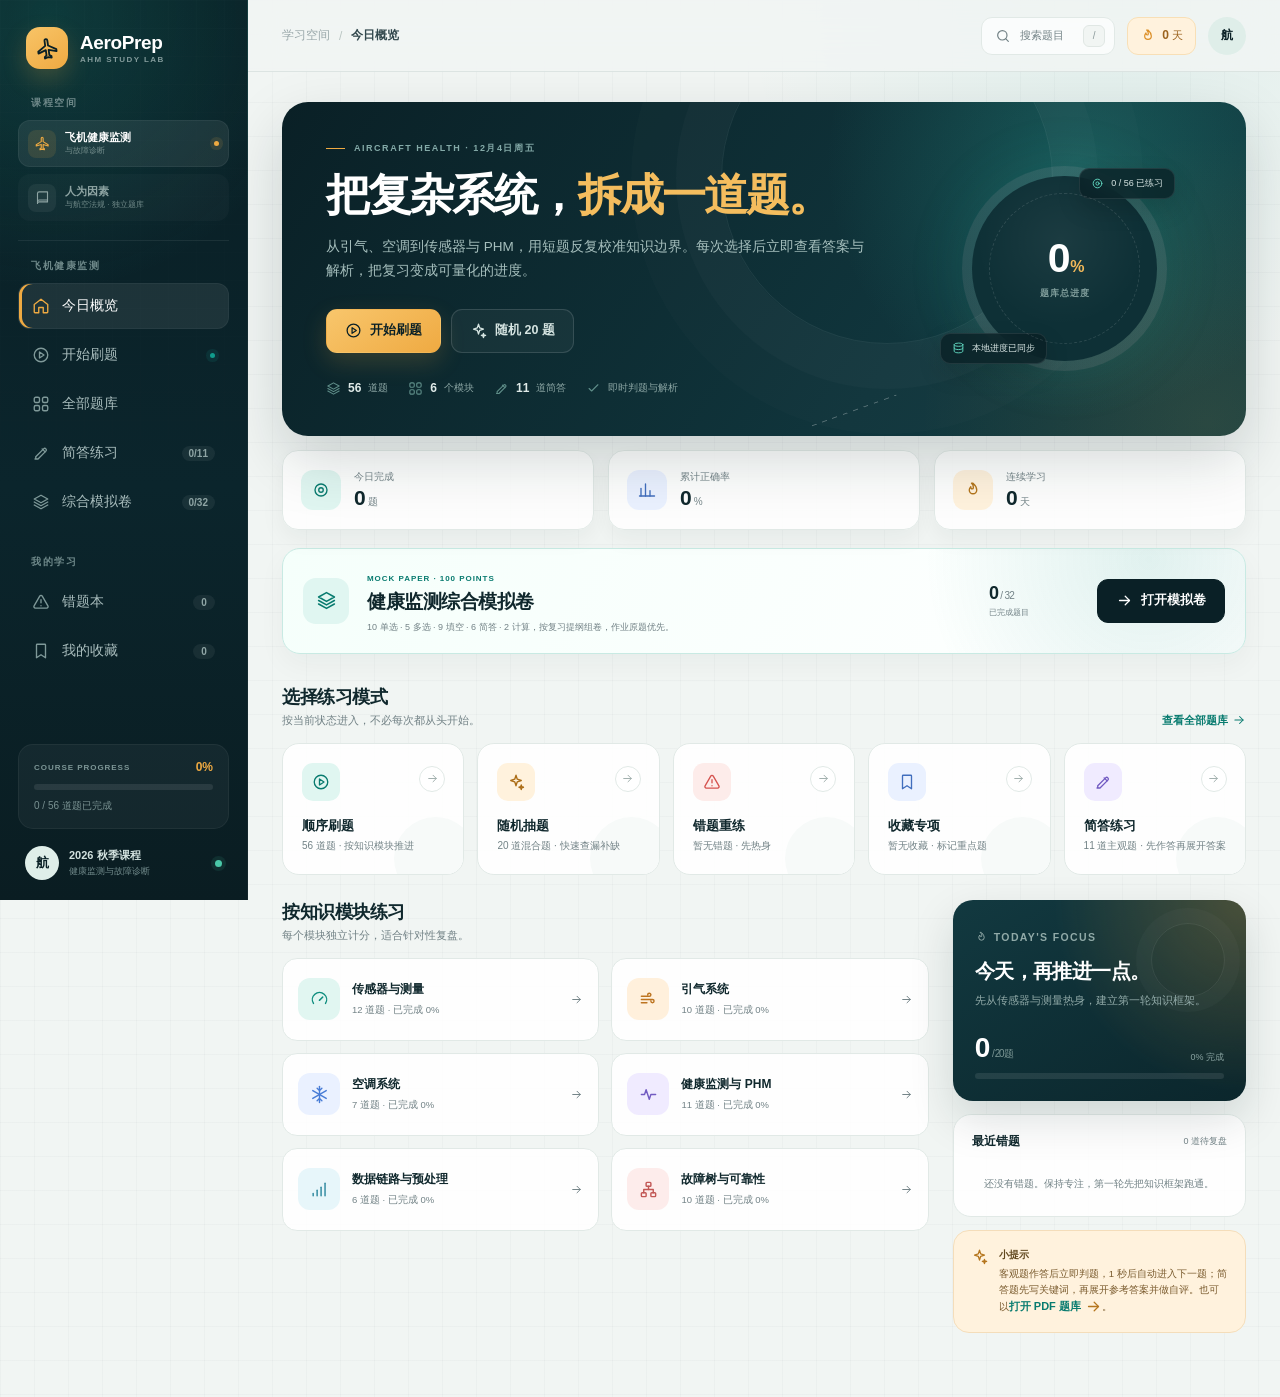
<file: index.html>
<!DOCTYPE html>
<html lang="zh-CN">
<head>
  <meta charset="UTF-8">
  <meta name="viewport" content="width=device-width, initial-scale=1.0">
  <meta name="theme-color" content="#0b2026">
  <meta name="description" content="飞机健康监测与故障诊断、人为因素与航空法规双课程刷题网页">
  <title>AeroPrep · 航空课程刷题站</title>
  <link rel="icon" href="favicon.svg" type="image/svg+xml">
  <link rel="stylesheet" href="styles.css">
  <link rel="stylesheet" href="mock-exam.css">
</head>
<body>
  <svg class="svg-defs" aria-hidden="true">
    <symbol id="icon-plane" viewBox="0 0 24 24">
      <path d="M21 16v-2l-8-5V3.5a1.5 1.5 0 0 0-3 0V9l-8 5v2l8-2.5V19l-2 1.5V22l3.5-1 3.5 1v-1.5L13 19v-5.5L21 16Z"/>
    </symbol>
    <symbol id="icon-home" viewBox="0 0 24 24">
      <path d="m3 10 9-7 9 7v10a1 1 0 0 1-1 1h-5v-7H9v7H4a1 1 0 0 1-1-1V10Z"/>
    </symbol>
    <symbol id="icon-play" viewBox="0 0 24 24">
      <circle cx="12" cy="12" r="9"/>
      <path d="m10 8 6 4-6 4V8Z"/>
    </symbol>
    <symbol id="icon-grid" viewBox="0 0 24 24">
      <rect x="3" y="3" width="7" height="7" rx="2"/>
      <rect x="14" y="3" width="7" height="7" rx="2"/>
      <rect x="3" y="14" width="7" height="7" rx="2"/>
      <rect x="14" y="14" width="7" height="7" rx="2"/>
    </symbol>
    <symbol id="icon-bookmark" viewBox="0 0 24 24">
      <path d="M6 4a1 1 0 0 1 1-1h10a1 1 0 0 1 1 1v17l-6-4-6 4V4Z"/>
    </symbol>
    <symbol id="icon-alert" viewBox="0 0 24 24">
      <path d="M10.3 4.2 2.8 17.1a2 2 0 0 0 1.7 3h15a2 2 0 0 0 1.7-3L13.7 4.2a2 2 0 0 0-3.4 0Z"/>
      <path d="M12 9v4"/>
      <path d="M12 17h.01"/>
    </symbol>
    <symbol id="icon-search" viewBox="0 0 24 24">
      <circle cx="11" cy="11" r="7"/>
      <path d="m20 20-4-4"/>
    </symbol>
    <symbol id="icon-flame" viewBox="0 0 24 24">
      <path d="M12 3s5 4.4 5 9a5 5 0 0 1-10 0c0-2 1-3.4 2-4.5 0 2 1 3 2 3 1 0 1.5-.9 1.5-2 0-2.2-.5-3.8-2.5-5.5Z"/>
    </symbol>
    <symbol id="icon-arrow" viewBox="0 0 24 24">
      <path d="M5 12h14"/>
      <path d="m13 6 6 6-6 6"/>
    </symbol>
    <symbol id="icon-left" viewBox="0 0 24 24">
      <path d="m15 18-6-6 6-6"/>
    </symbol>
    <symbol id="icon-right" viewBox="0 0 24 24">
      <path d="m9 18 6-6-6-6"/>
    </symbol>
    <symbol id="icon-check" viewBox="0 0 24 24">
      <path d="m5 12 4 4L19 6"/>
    </symbol>
    <symbol id="icon-x" viewBox="0 0 24 24">
      <path d="m6 6 12 12"/>
      <path d="M18 6 6 18"/>
    </symbol>
    <symbol id="icon-rotate" viewBox="0 0 24 24">
      <path d="M20 7v5h-5"/>
      <path d="M19 12a7 7 0 1 0-2 5"/>
    </symbol>
    <symbol id="icon-target" viewBox="0 0 24 24">
      <circle cx="12" cy="12" r="8"/>
      <circle cx="12" cy="12" r="3"/>
    </symbol>
    <symbol id="icon-layers" viewBox="0 0 24 24">
      <path d="m12 3 9 5-9 5-9-5 9-5Z"/>
      <path d="m3 12 9 5 9-5"/>
      <path d="m3 16 9 5 9-5"/>
    </symbol>
    <symbol id="icon-database" viewBox="0 0 24 24">
      <ellipse cx="12" cy="5" rx="8" ry="3"/>
      <path d="M4 5v6c0 1.7 3.6 3 8 3s8-1.3 8-3V5"/>
      <path d="M4 11v6c0 1.7 3.6 3 8 3s8-1.3 8-3v-6"/>
    </symbol>
    <symbol id="icon-wrench" viewBox="0 0 24 24">
      <path d="M14.7 6.3a4 4 0 0 0-5-5L7.5 3.5l3 3 2.2-2.2a4 4 0 0 0 2 2Z"/>
      <path d="m10.5 6.5-7 7a2.1 2.1 0 0 0 3 3l7-7"/>
    </symbol>
    <symbol id="icon-gauge" viewBox="0 0 24 24">
      <path d="M4.4 17a9 9 0 1 1 15.2 0"/>
      <path d="m12 13 4-4"/>
      <path d="M12 13h.01"/>
    </symbol>
    <symbol id="icon-star" viewBox="0 0 24 24">
      <path d="m12 3 2.8 5.7 6.2.9-4.5 4.4 1.1 6.2-5.6-3-5.6 3 1.1-6.2L3 9.6l6.2-.9L12 3Z"/>
    </symbol>
    <symbol id="icon-clock" viewBox="0 0 24 24">
      <circle cx="12" cy="12" r="9"/>
      <path d="M12 7v5l3 2"/>
    </symbol>
    <symbol id="icon-chart" viewBox="0 0 24 24">
      <path d="M4 20V10"/>
      <path d="M10 20V4"/>
      <path d="M16 20v-7"/>
      <path d="M22 20H2"/>
    </symbol>
    <symbol id="icon-menu" viewBox="0 0 24 24">
      <path d="M4 7h16"/>
      <path d="M4 12h16"/>
      <path d="M4 17h16"/>
    </symbol>
    <symbol id="icon-spark" viewBox="0 0 24 24">
      <path d="m12 3 1.7 5.3L19 10l-5.3 1.7L12 17l-1.7-5.3L5 10l5.3-1.7L12 3Z"/>
      <path d="m19 16 .7 2.3L22 19l-2.3.7L19 22l-.7-2.3L16 19l2.3-.7L19 16Z"/>
    </symbol>
    <symbol id="icon-wind" viewBox="0 0 24 24">
      <path d="M3 8h10a2 2 0 1 0-2-2"/>
      <path d="M3 12h14a2 2 0 1 1-2 2"/>
      <path d="M3 16h7"/>
    </symbol>
    <symbol id="icon-snow" viewBox="0 0 24 24">
      <path d="M12 2v20"/>
      <path d="m3.5 7 17 10"/>
      <path d="m20.5 7-17 10"/>
      <path d="m9 4 3 3 3-3"/>
      <path d="m9 20 3-3 3 3"/>
    </symbol>
    <symbol id="icon-pulse" viewBox="0 0 24 24">
      <path d="M3 12h4l2-6 4 12 2-6h6"/>
    </symbol>
    <symbol id="icon-signal" viewBox="0 0 24 24">
      <path d="M4 20v-3"/>
      <path d="M9 20v-7"/>
      <path d="M14 20V9"/>
      <path d="M19 20V4"/>
    </symbol>
    <symbol id="icon-tree" viewBox="0 0 24 24">
      <rect x="9" y="3" width="6" height="5" rx="1"/>
      <rect x="3" y="16" width="6" height="5" rx="1"/>
      <rect x="15" y="16" width="6" height="5" rx="1"/>
      <path d="M12 8v4"/>
      <path d="M6 16v-4h12v4"/>
    </symbol>
    <symbol id="icon-sliders" viewBox="0 0 24 24">
      <path d="M4 6h6"/>
      <path d="M14 6h6"/>
      <circle cx="12" cy="6" r="2"/>
      <path d="M4 18h10"/>
      <path d="M18 18h2"/>
      <circle cx="16" cy="18" r="2"/>
    </symbol>
    <symbol id="icon-edit" viewBox="0 0 24 24">
      <path d="M4 20h4l10.5-10.5a2.1 2.1 0 0 0-3-3L5 17v3Z"/>
      <path d="m13.5 6.5 4 4"/>
    </symbol>
    <symbol id="icon-book" viewBox="0 0 24 24">
      <path d="M4 5.5A2.5 2.5 0 0 1 6.5 3H20v16H6.5A2.5 2.5 0 0 0 4 21.5v-16Z"/>
      <path d="M4 18.5A2.5 2.5 0 0 1 6.5 16H20"/>
    </symbol>
  </svg>

  <div class="app-shell">
    <aside class="sidebar" id="sidebar">
      <a class="brand" href="#/home" aria-label="返回首页">
        <span class="brand-mark">
          <svg><use href="#icon-plane"></use></svg>
        </span>
        <span class="brand-copy">
          <strong>AeroPrep</strong>
          <small>AHM STUDY LAB</small>
        </span>
      </a>

      <div class="course-switcher">
        <p class="nav-label">课程空间</p>
        <a class="course-pill is-active" href="#/home" data-course="health">
          <span class="course-pill-icon"><svg><use href="#icon-plane"></use></svg></span>
          <span class="course-pill-copy">
            <strong>飞机健康监测</strong>
            <small>与故障诊断</small>
          </span>
          <span class="course-pill-mark"></span>
        </a>
        <a class="course-pill" href="human-factors.html" data-course="human-factors">
          <span class="course-pill-icon"><svg><use href="#icon-book"></use></svg></span>
          <span class="course-pill-copy">
            <strong>人为因素</strong>
            <small>与航空法规 · 独立题库</small>
          </span>
          <span class="course-pill-mark"></span>
        </a>
      </div>

      <nav class="side-nav" aria-label="主导航">
        <p class="nav-label">飞机健康监测</p>
        <a class="nav-item" href="#/home" data-nav="home">
          <svg><use href="#icon-home"></use></svg>
          <span>今日概览</span>
        </a>
        <a class="nav-item" href="#/practice" data-nav="practice">
          <svg><use href="#icon-play"></use></svg>
          <span>开始刷题</span>
          <span class="nav-dot"></span>
        </a>
        <a class="nav-item" href="#/bank" data-nav="bank">
          <svg><use href="#icon-grid"></use></svg>
          <span>全部题库</span>
        </a>
        <a class="nav-item" href="#/short" data-nav="short">
          <svg><use href="#icon-edit"></use></svg>
          <span>简答练习</span>
          <span class="nav-count" id="nav-short-count">0/11</span>
        </a>
        <a class="nav-item" href="#/mock" data-nav="mock">
          <svg><use href="#icon-layers"></use></svg>
          <span>综合模拟卷</span>
          <span class="nav-count" id="nav-mock-count">0/32</span>
        </a>
        <p class="nav-label nav-label-spaced">我的学习</p>
        <a class="nav-item" href="#/wrong" data-nav="wrong">
          <svg><use href="#icon-alert"></use></svg>
          <span>错题本</span>
          <span class="nav-count" id="nav-wrong-count">0</span>
        </a>
        <a class="nav-item" href="#/favorites" data-nav="favorites">
          <svg><use href="#icon-bookmark"></use></svg>
          <span>我的收藏</span>
          <span class="nav-count" id="nav-favorite-count">0</span>
        </a>
      </nav>

      <div class="sidebar-bottom">
        <div class="sidebar-progress-card">
          <div class="sidebar-progress-head">
            <span class="mini-label">COURSE PROGRESS</span>
            <strong id="sidebar-percent">0%</strong>
          </div>
          <div class="progress-track progress-track-dark">
            <span id="sidebar-progress-fill" style="width:0%"></span>
          </div>
          <p><span id="sidebar-solved">0</span> / <span id="sidebar-total">55</span> 道题已完成</p>
        </div>
        <div class="profile-row">
          <span class="profile-avatar">航</span>
          <span class="profile-copy">
            <strong>2026 秋季课程</strong>
            <small>健康监测与故障诊断</small>
          </span>
          <span class="status-dot" title="本地进度已保存"></span>
        </div>
      </div>
    </aside>

    <div class="main-shell">
      <header class="topbar">
        <div class="topbar-left">
          <button class="icon-button menu-button" id="menu-button" type="button" aria-label="打开导航">
            <svg><use href="#icon-menu"></use></svg>
          </button>
          <div class="breadcrumb">
            <span>学习空间</span>
            <span class="breadcrumb-sep">/</span>
            <strong id="page-label">今日概览</strong>
          </div>
        </div>
        <div class="topbar-actions">
          <button class="search-trigger" id="search-trigger" type="button">
            <svg><use href="#icon-search"></use></svg>
            <span>搜索题目</span>
            <kbd>/</kbd>
          </button>
          <div class="streak-pill" title="连续学习天数">
            <svg><use href="#icon-flame"></use></svg>
            <span><strong id="streak-days">0</strong> 天</span>
          </div>
          <span class="top-avatar">航</span>
        </div>
      </header>

      <main id="app" class="app-main" tabindex="-1"></main>
    </div>
  </div>

  <nav class="mobile-nav" aria-label="移动端导航">
    <a href="#/home" data-nav="home">
      <svg><use href="#icon-home"></use></svg>
      <span>概览</span>
    </a>
    <a href="#/practice" data-nav="practice">
      <svg><use href="#icon-play"></use></svg>
      <span>刷题</span>
    </a>
    <a href="#/bank" data-nav="bank">
      <svg><use href="#icon-grid"></use></svg>
      <span>题库</span>
    </a>
    <a href="#/short" data-nav="short">
      <svg><use href="#icon-edit"></use></svg>
      <span>简答</span>
    </a>
    <a href="#/mock" data-nav="mock">
      <svg><use href="#icon-layers"></use></svg>
      <span>模拟卷</span>
    </a>
    <a href="#/wrong" data-nav="wrong">
      <svg><use href="#icon-alert"></use></svg>
      <span>错题</span>
    </a>
    <a href="#/favorites" data-nav="favorites">
      <svg><use href="#icon-bookmark"></use></svg>
      <span>收藏</span>
    </a>
  </nav>

  <div class="sidebar-scrim" id="sidebar-scrim"></div>
  <div class="toast" id="toast" role="status" aria-live="polite"></div>

  <script src="questions.js"></script>
  <script src="short-answers.js"></script>
  <script src="health-mock-exam.js"></script>
  <script src="app.js"></script>
</body>
</html>
</file>
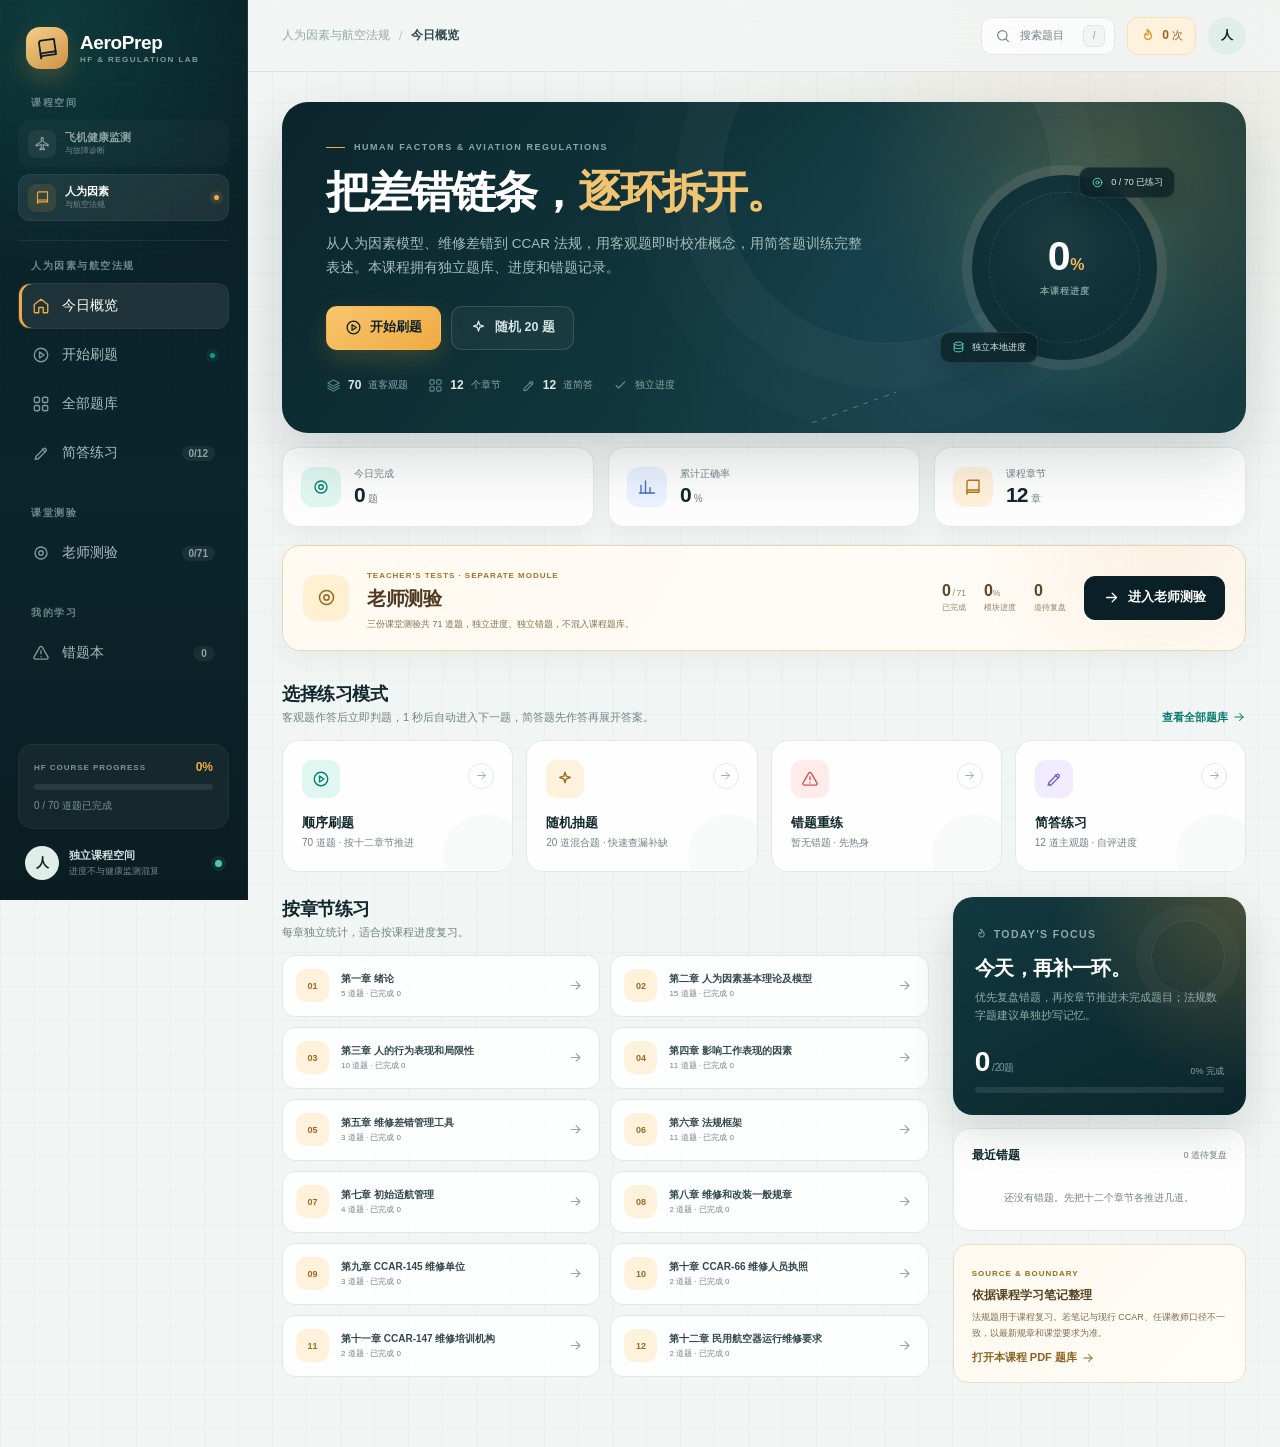
<file: human-factors.html>
<!DOCTYPE html>
<html lang="zh-CN">
<head>
  <meta charset="UTF-8">
  <meta name="viewport" content="width=device-width, initial-scale=1.0">
  <meta name="theme-color" content="#0b2026">
  <meta name="description" content="人为因素与航空法规课程刷题网页">
  <title>AeroPrep · 人为因素与航空法规题库</title>
  <link rel="icon" href="favicon.svg" type="image/svg+xml">
  <link rel="stylesheet" href="styles.css">
  <link rel="stylesheet" href="human-factors.css">
</head>
<body class="hf-body">
  <svg class="svg-defs" aria-hidden="true">
    <symbol id="icon-plane" viewBox="0 0 24 24">
      <path d="M21 16v-2l-8-5V3.5a1.5 1.5 0 0 0-3 0V9l-8 5v2l8-2.5V19l-2 1.5V22l3.5-1 3.5 1v-1.5L13 19v-5.5L21 16Z"/>
    </symbol>
    <symbol id="icon-home" viewBox="0 0 24 24">
      <path d="m3 10 9-7 9 7v10a1 1 0 0 1-1 1h-5v-7H9v7H4a1 1 0 0 1-1-1V10Z"/>
    </symbol>
    <symbol id="icon-play" viewBox="0 0 24 24">
      <circle cx="12" cy="12" r="9"/>
      <path d="m10 8 6 4-6 4V8Z"/>
    </symbol>
    <symbol id="icon-grid" viewBox="0 0 24 24">
      <rect x="3" y="3" width="7" height="7" rx="2"/>
      <rect x="14" y="3" width="7" height="7" rx="2"/>
      <rect x="3" y="14" width="7" height="7" rx="2"/>
      <rect x="14" y="14" width="7" height="7" rx="2"/>
    </symbol>
    <symbol id="icon-edit" viewBox="0 0 24 24">
      <path d="M4 20h4l10.5-10.5a2.1 2.1 0 0 0-3-3L5 17v3Z"/>
      <path d="m13.5 6.5 4 4"/>
    </symbol>
    <symbol id="icon-clock" viewBox="0 0 24 24"><circle cx="12" cy="12" r="9"/><path d="M12 7v5l3 2"/></symbol>
    <symbol id="icon-menu" viewBox="0 0 24 24"><path d="M4 7h16"/><path d="M4 12h16"/><path d="M4 17h16"/></symbol>
    <symbol id="icon-alert" viewBox="0 0 24 24">
      <path d="M10.3 4.2 2.8 17.1a2 2 0 0 0 1.7 3h15a2 2 0 0 0 1.7-3L13.7 4.2a2 2 0 0 0-3.4 0Z"/>
      <path d="M12 9v4"/><path d="M12 17h.01"/>
    </symbol>
    <symbol id="icon-book" viewBox="0 0 24 24">
      <path d="M4 5.5A2.5 2.5 0 0 1 6.5 3H20v16H6.5A2.5 2.5 0 0 0 4 21.5v-16Z"/>
      <path d="M4 18.5A2.5 2.5 0 0 1 6.5 16H20"/>
    </symbol>
    <symbol id="icon-check" viewBox="0 0 24 24"><path d="m5 12 4 4L19 6"/></symbol>
    <symbol id="icon-x" viewBox="0 0 24 24"><path d="m6 6 12 12"/><path d="M18 6 6 18"/></symbol>
    <symbol id="icon-left" viewBox="0 0 24 24"><path d="m15 18-6-6 6-6"/></symbol>
    <symbol id="icon-right" viewBox="0 0 24 24"><path d="m9 18 6-6-6-6"/></symbol>
    <symbol id="icon-arrow" viewBox="0 0 24 24"><path d="M5 12h14"/><path d="m13 6 6 6-6 6"/></symbol>
    <symbol id="icon-search" viewBox="0 0 24 24"><circle cx="11" cy="11" r="7"/><path d="m20 20-4-4"/></symbol>
    <symbol id="icon-flame" viewBox="0 0 24 24"><path d="M12 3s5 4.4 5 9a5 5 0 0 1-10 0c0-2 1-3.4 2-4.5 0 2 1 3 2 3 1 0 1.5-.9 1.5-2 0-2.2-.5-3.8-2.5-5.5Z"/></symbol>
    <symbol id="icon-chart" viewBox="0 0 24 24"><path d="M4 20V10"/><path d="M10 20V4"/><path d="M16 20v-7"/><path d="M22 20H2"/></symbol>
    <symbol id="icon-target" viewBox="0 0 24 24"><circle cx="12" cy="12" r="8"/><circle cx="12" cy="12" r="3"/></symbol>
    <symbol id="icon-database" viewBox="0 0 24 24"><ellipse cx="12" cy="5" rx="8" ry="3"/><path d="M4 5v6c0 1.7 3.6 3 8 3s8-1.3 8-3V5"/><path d="M4 11v6c0 1.7 3.6 3 8 3s8-1.3 8-3v-6"/></symbol>
    <symbol id="icon-layers" viewBox="0 0 24 24"><path d="m12 3 9 5-9 5-9-5 9-5Z"/><path d="m3 12 9 5 9-5"/><path d="m3 16 9 5 9-5"/></symbol>
    <symbol id="icon-spark" viewBox="0 0 24 24"><path d="m12 3 1.7 5.3L19 10l-5.3 1.7L12 17l-1.7-5.3L5 10l5.3-1.7L12 3Z"/></symbol>
  </svg>

  <div class="app-shell">
    <aside class="sidebar" id="hf-sidebar">
      <a class="brand" href="#/home" aria-label="返回课程首页">
        <span class="brand-mark"><svg><use href="#icon-book"></use></svg></span>
        <span class="brand-copy">
          <strong>AeroPrep</strong>
          <small>HF & REGULATION LAB</small>
        </span>
      </a>

      <div class="course-switcher">
        <p class="nav-label">课程空间</p>
        <a class="course-pill" href="index.html">
          <span class="course-pill-icon"><svg><use href="#icon-plane"></use></svg></span>
          <span class="course-pill-copy"><strong>飞机健康监测</strong><small>与故障诊断</small></span>
          <span class="course-pill-mark"></span>
        </a>
        <a class="course-pill is-active" href="human-factors.html">
          <span class="course-pill-icon"><svg><use href="#icon-book"></use></svg></span>
          <span class="course-pill-copy"><strong>人为因素</strong><small>与航空法规</small></span>
          <span class="course-pill-mark"></span>
        </a>
      </div>

      <nav class="side-nav" aria-label="人为因素课程导航">
        <p class="nav-label">人为因素与航空法规</p>
        <a class="nav-item" href="#/home" data-hf-nav="home"><svg><use href="#icon-home"></use></svg><span>今日概览</span></a>
        <a class="nav-item" href="#/practice" data-hf-nav="practice"><svg><use href="#icon-play"></use></svg><span>开始刷题</span><span class="nav-dot"></span></a>
        <a class="nav-item" href="#/bank" data-hf-nav="bank"><svg><use href="#icon-grid"></use></svg><span>全部题库</span></a>
        <a class="nav-item" href="#/short" data-hf-nav="short"><svg><use href="#icon-edit"></use></svg><span>简答练习</span><span class="nav-count" id="hf-nav-short-count">0/12</span></a>
        <p class="nav-label nav-label-spaced">课堂测验</p>
        <a class="nav-item" href="#/quizzes" data-hf-nav="quizzes"><svg><use href="#icon-target"></use></svg><span>老师测验</span><span class="nav-count" id="hf-nav-quizzes-count">0/71</span></a>
        <p class="nav-label nav-label-spaced">我的学习</p>
        <a class="nav-item" href="#/wrong" data-hf-nav="wrong"><svg><use href="#icon-alert"></use></svg><span>错题本</span><span class="nav-count" id="hf-nav-wrong-count">0</span></a>
      </nav>

      <div class="sidebar-bottom">
        <div class="sidebar-progress-card">
          <div class="sidebar-progress-head">
            <span class="mini-label">HF COURSE PROGRESS</span>
            <strong id="hf-sidebar-percent">0%</strong>
          </div>
          <div class="progress-track progress-track-dark"><span id="hf-sidebar-progress-fill" style="width:0%"></span></div>
          <p><span id="hf-sidebar-solved">0</span> / <span id="hf-sidebar-total">70</span> 道题已完成</p>
        </div>
        <div class="profile-row">
          <span class="profile-avatar">人</span>
          <span class="profile-copy"><strong>独立课程空间</strong><small>进度不与健康监测混算</small></span>
          <span class="status-dot" title="本地进度已保存"></span>
        </div>
      </div>
    </aside>

    <div class="main-shell">
      <header class="topbar">
        <div class="topbar-left">
          <button class="icon-button menu-button" id="hf-menu-button" type="button" aria-label="打开导航"><svg><use href="#icon-menu"></use></svg></button>
          <div class="breadcrumb">
            <span>人为因素与航空法规</span>
            <span class="breadcrumb-sep">/</span>
            <strong id="hf-page-label">今日概览</strong>
          </div>
        </div>
        <div class="topbar-actions">
          <button class="search-trigger" id="hf-search-trigger" type="button">
            <svg><use href="#icon-search"></use></svg><span>搜索题目</span><kbd>/</kbd>
          </button>
          <div class="streak-pill" title="本课程累计作答">
            <svg><use href="#icon-flame"></use></svg>
            <span><strong id="hf-total-answered">0</strong> 次</span>
          </div>
          <span class="top-avatar">人</span>
        </div>
      </header>
      <main id="hf-app" class="app-main" tabindex="-1"></main>
    </div>
  </div>

  <nav class="mobile-nav" aria-label="移动端导航">
    <a href="#/home" data-hf-nav="home"><svg><use href="#icon-home"></use></svg><span>概览</span></a>
    <a href="#/practice" data-hf-nav="practice"><svg><use href="#icon-play"></use></svg><span>刷题</span></a>
    <a href="#/bank" data-hf-nav="bank"><svg><use href="#icon-grid"></use></svg><span>题库</span></a>
    <a href="#/short" data-hf-nav="short"><svg><use href="#icon-edit"></use></svg><span>简答</span></a>
    <a href="#/quizzes" data-hf-nav="quizzes"><svg><use href="#icon-target"></use></svg><span>测验</span></a>
    <a href="#/wrong" data-hf-nav="wrong"><svg><use href="#icon-alert"></use></svg><span>错题</span></a>
  </nav>

  <div class="sidebar-scrim" id="hf-sidebar-scrim"></div>
  <div class="toast" id="hf-toast" role="status" aria-live="polite"></div>
  <script src="human-factors-questions.js"></script>
  <script src="human-factors-quizzes.js"></script>
  <script src="human-factors.js"></script>
</body>
</html>
</file>
<file: styles.css>
:root {
  --bg: #f1f5f3;
  --surface: #ffffff;
  --surface-soft: #f7faf9;
  --ink: #10282d;
  --ink-soft: #32484d;
  --muted: #728286;
  --muted-2: #9aa8aa;
  --line: #e1e9e6;
  --line-strong: #cfdbd7;
  --navy: #0a2026;
  --navy-2: #10333a;
  --teal: #109c8c;
  --teal-dark: #087b6f;
  --teal-soft: #e0f6f1;
  --amber: #efaa42;
  --amber-dark: #ba7419;
  --amber-soft: #fff2dd;
  --blue: #487cd6;
  --blue-soft: #eaf1ff;
  --red: #d55450;
  --red-soft: #fdecea;
  --green: #16846f;
  --green-soft: #e6f6f0;
  --shadow-sm: 0 8px 24px rgba(16, 40, 45, 0.055);
  --shadow-md: 0 20px 55px rgba(16, 40, 45, 0.09);
  --radius-sm: 12px;
  --radius-md: 18px;
  --radius-lg: 26px;
  --sidebar-w: 248px;
  --font: "Segoe UI", "PingFang SC", "Microsoft YaHei", "Noto Sans SC", sans-serif;
}

* {
  box-sizing: border-box;
}

html {
  scroll-behavior: smooth;
}

body {
  margin: 0;
  min-width: 320px;
  min-height: 100vh;
  color: var(--ink);
  background:
    radial-gradient(circle at 88% 0%, rgba(16, 156, 140, 0.075), transparent 24rem),
    linear-gradient(rgba(16, 40, 45, 0.024) 1px, transparent 1px),
    linear-gradient(90deg, rgba(16, 40, 45, 0.024) 1px, transparent 1px),
    var(--bg);
  background-size: auto, 34px 34px, 34px 34px, auto;
  font-family: var(--font);
  -webkit-font-smoothing: antialiased;
}

button,
input {
  font: inherit;
}

button {
  color: inherit;
}

a {
  color: inherit;
  text-decoration: none;
}

p,
h1,
h2,
h3,
h4 {
  margin: 0;
}

ul {
  margin: 0;
  padding: 0;
}

svg {
  width: 20px;
  height: 20px;
  fill: none;
  stroke: currentColor;
  stroke-width: 1.8;
  stroke-linecap: round;
  stroke-linejoin: round;
}

.svg-defs {
  position: absolute;
  width: 0;
  height: 0;
  overflow: hidden;
}

::selection {
  color: #fff;
  background: var(--teal);
}

:focus-visible {
  outline: 3px solid rgba(16, 156, 140, 0.28);
  outline-offset: 2px;
}

.app-shell {
  min-height: 100vh;
}

.sidebar {
  position: fixed;
  inset: 0 auto 0 0;
  z-index: 50;
  display: flex;
  flex-direction: column;
  width: var(--sidebar-w);
  padding: 27px 18px 20px;
  color: #cfdddc;
  background:
    radial-gradient(circle at 20% 2%, rgba(36, 188, 165, 0.18), transparent 17rem),
    linear-gradient(180deg, #091e24 0%, #0b252c 54%, #0a1d22 100%);
  border-right: 1px solid rgba(255, 255, 255, 0.04);
}

.sidebar::after {
  position: absolute;
  inset: 0;
  z-index: -1;
  content: "";
  pointer-events: none;
  opacity: 0.28;
  background-image:
    linear-gradient(rgba(255, 255, 255, 0.035) 1px, transparent 1px),
    linear-gradient(90deg, rgba(255, 255, 255, 0.035) 1px, transparent 1px);
  background-size: 28px 28px;
  mask-image: linear-gradient(to bottom, #000, transparent 80%);
}

.brand {
  display: flex;
  align-items: center;
  gap: 12px;
  padding: 0 8px;
}

.brand-mark {
  display: grid;
  width: 42px;
  height: 42px;
  color: var(--navy);
  background: linear-gradient(145deg, #f8c467, var(--amber));
  border-radius: 14px;
  place-items: center;
  box-shadow: 0 10px 24px rgba(239, 170, 66, 0.22);
}

.brand-mark svg {
  width: 23px;
  height: 23px;
  stroke-width: 1.9;
  transform: rotate(-8deg);
}

.brand-copy {
  display: flex;
  flex-direction: column;
  gap: 1px;
}

.brand-copy strong {
  color: #fff;
  font-size: 19px;
  font-weight: 700;
  letter-spacing: -0.02em;
}

.brand-copy small {
  color: #839b9b;
  font-size: 8px;
  font-weight: 700;
  letter-spacing: 0.18em;
}

.course-switcher {
  display: flex;
  flex-direction: column;
  gap: 7px;
  margin-top: 27px;
  padding-bottom: 19px;
  border-bottom: 1px solid rgba(255, 255, 255, 0.07);
}

.course-switcher .nav-label {
  padding-bottom: 3px;
}

.course-pill {
  display: flex;
  align-items: center;
  gap: 9px;
  min-height: 47px;
  padding: 7px 9px;
  color: #8ea4a3;
  background: rgba(255, 255, 255, 0.025);
  border: 1px solid transparent;
  border-radius: 12px;
  transition: 160ms ease;
}

.course-pill:hover {
  color: #dce9e6;
  background: rgba(255, 255, 255, 0.05);
}

.course-pill.is-active {
  color: #fff;
  background: rgba(255, 255, 255, 0.075);
  border-color: rgba(255, 255, 255, 0.055);
}

.course-pill-icon {
  display: grid;
  width: 28px;
  height: 28px;
  flex: 0 0 28px;
  color: #8ea4a3;
  background: rgba(255, 255, 255, 0.06);
  border-radius: 8px;
  place-items: center;
}

.course-pill.is-active .course-pill-icon {
  color: var(--amber);
  background: rgba(239, 170, 66, 0.12);
}

.course-pill-icon svg {
  width: 15px;
  height: 15px;
}

.course-pill-copy {
  display: flex;
  min-width: 0;
  flex-direction: column;
  gap: 1px;
}

.course-pill-copy strong {
  color: inherit;
  font-size: 11px;
  font-weight: 650;
  line-height: 1.25;
}

.course-pill-copy small {
  color: #718a89;
  font-size: 8px;
  line-height: 1.3;
}

.course-pill-mark {
  width: 5px;
  height: 5px;
  margin-left: auto;
  background: transparent;
  border-radius: 50%;
}

.course-pill.is-active .course-pill-mark {
  background: var(--amber);
  box-shadow: 0 0 0 4px rgba(239, 170, 66, 0.11);
}

.side-nav {
  display: flex;
  flex: 1;
  flex-direction: column;
  min-height: 0;
  padding-top: 18px;
  overflow-y: auto;
  scrollbar-width: none;
}

.side-nav::-webkit-scrollbar {
  display: none;
}

.nav-label {
  padding: 0 13px 10px;
  color: #6e8889;
  font-size: 10px;
  font-weight: 700;
  letter-spacing: 0.15em;
}

.nav-label-spaced {
  padding-top: 27px;
}

.nav-item {
  position: relative;
  display: flex;
  align-items: center;
  gap: 12px;
  min-height: 46px;
  margin-bottom: 3px;
  padding: 0 13px;
  color: #a9bdbd;
  font-size: 13.5px;
  font-weight: 550;
  border: 1px solid transparent;
  border-radius: 12px;
  transition: 160ms ease;
}

.nav-item svg {
  width: 18px;
  height: 18px;
  color: #7f9999;
  transition: 160ms ease;
}

.nav-item:hover {
  color: #fff;
  background: rgba(255, 255, 255, 0.05);
}

.nav-item:hover svg {
  color: #d5e4e1;
}

.nav-item.is-active {
  color: #fff;
  background: rgba(255, 255, 255, 0.08);
  border-color: rgba(255, 255, 255, 0.045);
  box-shadow: inset 3px 0 0 var(--amber);
}

.nav-item.is-active svg {
  color: var(--amber);
}

.nav-dot {
  width: 5px;
  height: 5px;
  margin-left: auto;
  background: var(--teal);
  border-radius: 50%;
  box-shadow: 0 0 0 4px rgba(16, 156, 140, 0.13);
}

.nav-count {
  min-width: 22px;
  margin-left: auto;
  padding: 2px 7px;
  color: #8fa5a5;
  background: rgba(255, 255, 255, 0.06);
  border-radius: 99px;
  font-size: 10px;
  text-align: center;
}

.sidebar-bottom {
  display: flex;
  flex-direction: column;
  gap: 17px;
}

.sidebar-progress-card {
  padding: 15px;
  background: rgba(255, 255, 255, 0.045);
  border: 1px solid rgba(255, 255, 255, 0.05);
  border-radius: 15px;
}

.sidebar-progress-head {
  display: flex;
  align-items: center;
  justify-content: space-between;
  margin-bottom: 10px;
}

.mini-label {
  color: #7d9696;
  font-size: 8px;
  font-weight: 700;
  letter-spacing: 0.12em;
}

.sidebar-progress-head strong {
  color: var(--amber);
  font-size: 12px;
}

.progress-track {
  height: 6px;
  overflow: hidden;
  background: #eef3f1;
  border-radius: 99px;
}

.progress-track > span {
  display: block;
  height: 100%;
  background: linear-gradient(90deg, var(--teal), #44c4ad);
  border-radius: inherit;
  transition: width 500ms ease;
}

.progress-track-dark {
  background: rgba(255, 255, 255, 0.09);
}

.progress-track-dark > span {
  background: linear-gradient(90deg, var(--amber), #f6c66b);
}

.sidebar-progress-card p {
  margin-top: 9px;
  color: #799191;
  font-size: 10px;
}

.profile-row {
  display: flex;
  align-items: center;
  gap: 10px;
  padding: 0 7px;
}

.profile-avatar,
.top-avatar {
  display: grid;
  flex: none;
  color: var(--navy);
  background: #dfeee9;
  border-radius: 50%;
  font-weight: 750;
  place-items: center;
}

.profile-avatar {
  width: 34px;
  height: 34px;
  font-size: 13px;
}

.profile-copy {
  display: flex;
  min-width: 0;
  flex-direction: column;
  gap: 2px;
}

.profile-copy strong {
  color: #d3e2df;
  font-size: 11px;
  font-weight: 600;
}

.profile-copy small {
  overflow: hidden;
  color: #70898a;
  font-size: 9px;
  text-overflow: ellipsis;
  white-space: nowrap;
}

.status-dot {
  width: 7px;
  height: 7px;
  margin-left: auto;
  background: #4ac8a8;
  border-radius: 50%;
  box-shadow: 0 0 0 4px rgba(74, 200, 168, 0.1);
}

.main-shell {
  min-height: 100vh;
  margin-left: var(--sidebar-w);
}

.topbar {
  position: sticky;
  top: 0;
  z-index: 35;
  display: flex;
  align-items: center;
  justify-content: space-between;
  height: 72px;
  padding: 0 34px;
  background: rgba(241, 245, 243, 0.84);
  border-bottom: 1px solid rgba(207, 219, 215, 0.65);
  backdrop-filter: blur(18px);
}

.topbar-left,
.topbar-actions {
  display: flex;
  align-items: center;
}

.topbar-left {
  gap: 12px;
}

.topbar-actions {
  gap: 12px;
}

.breadcrumb {
  display: flex;
  align-items: center;
  gap: 9px;
  color: var(--muted-2);
  font-size: 12px;
}

.breadcrumb strong {
  color: var(--ink-soft);
  font-weight: 650;
}

.breadcrumb-sep {
  color: #b9c5c2;
}

.icon-button {
  display: grid;
  width: 38px;
  height: 38px;
  padding: 0;
  background: transparent;
  border: 1px solid var(--line);
  border-radius: 11px;
  cursor: pointer;
  place-items: center;
}

.menu-button {
  display: none;
}

.search-trigger {
  display: flex;
  align-items: center;
  gap: 9px;
  height: 38px;
  padding: 0 9px 0 13px;
  color: var(--muted);
  background: rgba(255, 255, 255, 0.7);
  border: 1px solid var(--line);
  border-radius: 11px;
  font-size: 11px;
  cursor: pointer;
  transition: 160ms ease;
}

.search-trigger:hover {
  color: var(--ink);
  background: #fff;
  border-color: var(--line-strong);
}

.search-trigger svg {
  width: 16px;
  height: 16px;
}

.search-trigger kbd {
  display: grid;
  width: 22px;
  height: 22px;
  margin-left: 10px;
  color: #8a999a;
  background: #f1f5f3;
  border: 1px solid #e0e7e4;
  border-radius: 6px;
  font: 10px/1 var(--font);
  place-items: center;
}

.streak-pill {
  display: flex;
  align-items: center;
  gap: 6px;
  height: 38px;
  padding: 0 12px;
  color: #9b631e;
  background: var(--amber-soft);
  border: 1px solid #f8dfb6;
  border-radius: 11px;
  font-size: 11px;
}

.streak-pill svg {
  width: 16px;
  height: 16px;
  color: #dc8f27;
}

.streak-pill strong {
  font-size: 12px;
}

.top-avatar {
  width: 38px;
  height: 38px;
  font-size: 12px;
}

.app-main {
  width: 100%;
  max-width: 1480px;
  min-height: calc(100vh - 72px);
  margin: 0 auto;
  padding: 30px 34px 64px;
}

.view-enter {
  animation: view-rise 420ms cubic-bezier(0.22, 0.65, 0.26, 1) both;
}

@keyframes view-rise {
  from {
    opacity: 0;
    transform: translateY(10px);
  }
  to {
    opacity: 1;
    transform: translateY(0);
  }
}

.hero {
  position: relative;
  display: grid;
  min-height: 300px;
  grid-template-columns: minmax(0, 1.35fr) minmax(250px, 0.65fr);
  gap: 32px;
  overflow: hidden;
  padding: 40px 44px;
  color: #fff;
  background:
    radial-gradient(circle at 83% 18%, rgba(51, 201, 178, 0.23), transparent 16rem),
    radial-gradient(circle at 96% 96%, rgba(239, 170, 66, 0.11), transparent 18rem),
    linear-gradient(125deg, #0a2026 0%, #10353c 66%, #123d42 100%);
  border-radius: var(--radius-lg);
  box-shadow: 0 24px 60px rgba(10, 32, 38, 0.17);
}

.hero::before {
  position: absolute;
  top: -90px;
  right: 20%;
  width: 330px;
  height: 330px;
  content: "";
  border: 1px solid rgba(255, 255, 255, 0.07);
  border-radius: 50%;
  box-shadow:
    0 0 0 45px rgba(255, 255, 255, 0.018),
    0 0 0 90px rgba(255, 255, 255, 0.012);
}

.hero::after {
  position: absolute;
  right: 36%;
  bottom: 25px;
  width: 90px;
  height: 1px;
  content: "";
  background: repeating-linear-gradient(90deg, rgba(255, 255, 255, 0.32) 0 5px, transparent 5px 11px);
  transform: rotate(-20deg);
}

.hero-copy {
  position: relative;
  z-index: 2;
  align-self: center;
}

.eyebrow {
  display: flex;
  align-items: center;
  gap: 9px;
  margin-bottom: 15px;
  color: #84aaa8;
  font-size: 9px;
  font-weight: 700;
  letter-spacing: 0.17em;
}

.eyebrow::before {
  width: 19px;
  height: 1px;
  content: "";
  background: var(--amber);
}

.hero h1 {
  max-width: 660px;
  font-size: clamp(33px, 3.4vw, 50px);
  font-weight: 720;
  letter-spacing: -0.045em;
  line-height: 1.15;
}

.hero h1 span {
  color: #f4bd5e;
}

.hero-subtitle {
  max-width: 540px;
  margin-top: 15px;
  color: #a6bfbd;
  font-size: 13.5px;
  line-height: 1.8;
}

.hero-actions {
  display: flex;
  flex-wrap: wrap;
  gap: 10px;
  margin-top: 25px;
}

.button {
  display: inline-flex;
  align-items: center;
  justify-content: center;
  gap: 8px;
  min-height: 44px;
  padding: 0 18px;
  border: 1px solid transparent;
  border-radius: 11px;
  font-size: 12.5px;
  font-weight: 650;
  cursor: pointer;
  transition: 170ms ease;
}

.button svg {
  width: 17px;
  height: 17px;
}

.button-primary {
  color: var(--navy);
  background: linear-gradient(145deg, #f8c66c, var(--amber));
  box-shadow: 0 9px 24px rgba(239, 170, 66, 0.18);
}

.button-primary:hover {
  background: linear-gradient(145deg, #fbd17e, #f4b550);
  box-shadow: 0 12px 28px rgba(239, 170, 66, 0.26);
  transform: translateY(-1px);
}

.button-primary:active {
  transform: translateY(0);
}

.button-ghost-light {
  color: #d6e5e2;
  background: rgba(255, 255, 255, 0.045);
  border-color: rgba(255, 255, 255, 0.13);
}

.button-ghost-light:hover {
  color: #fff;
  background: rgba(255, 255, 255, 0.08);
}

.button-outline {
  color: var(--ink-soft);
  background: #fff;
  border-color: var(--line);
}

.button-outline:hover {
  color: var(--teal-dark);
  border-color: #a7d7cd;
  background: var(--surface-soft);
}

.button-dark {
  color: #fff;
  background: var(--navy);
  border-color: var(--navy);
}

.button-dark:hover {
  background: var(--navy-2);
}

.button-small {
  min-height: 36px;
  padding: 0 13px;
  font-size: 11px;
}

.button[disabled] {
  cursor: not-allowed;
  opacity: 0.45;
  transform: none;
}

.hero-meta {
  display: flex;
  flex-wrap: wrap;
  gap: 20px;
  margin-top: 28px;
}

.hero-meta-item {
  display: flex;
  align-items: center;
  gap: 7px;
  color: #8ca6a4;
  font-size: 10px;
}

.hero-meta-item strong {
  color: #dfeae8;
  font-size: 12px;
}

.hero-meta-item svg {
  width: 15px;
  height: 15px;
  color: #5e8d88;
}

.hero-visual {
  position: relative;
  z-index: 2;
  display: flex;
  align-items: center;
  justify-content: center;
}

.orbit {
  --progress: 0;
  position: relative;
  display: grid;
  width: 205px;
  height: 205px;
  padding: 10px;
  background: conic-gradient(var(--amber) calc(var(--progress) * 1%), rgba(255, 255, 255, 0.09) 0);
  border-radius: 50%;
  box-shadow: 0 0 60px rgba(34, 178, 157, 0.12);
  place-items: center;
}

.orbit::before {
  position: absolute;
  inset: 10px;
  content: "";
  background:
    radial-gradient(circle at 48% 35%, rgba(255, 255, 255, 0.055), transparent 55%),
    #0e3036;
  border-radius: 50%;
}

.orbit::after {
  position: absolute;
  inset: 27px;
  content: "";
  border: 1px dashed rgba(255, 255, 255, 0.12);
  border-radius: 50%;
}

.orbit-center {
  position: relative;
  z-index: 2;
  text-align: center;
}

.orbit-center strong {
  display: block;
  color: #fff;
  font-size: 41px;
  font-weight: 700;
  letter-spacing: -0.06em;
  line-height: 1;
}

.orbit-center strong small {
  margin-left: 2px;
  color: #f2b95a;
  font-size: 16px;
}

.orbit-center span {
  display: block;
  margin-top: 8px;
  color: #7f9c9a;
  font-size: 9px;
  font-weight: 600;
  letter-spacing: 0.12em;
}

.orbit-chip {
  position: absolute;
  display: flex;
  align-items: center;
  gap: 7px;
  padding: 8px 11px;
  color: #dbe8e6;
  background: rgba(8, 30, 35, 0.75);
  border: 1px solid rgba(255, 255, 255, 0.09);
  border-radius: 10px;
  box-shadow: 0 10px 25px rgba(0, 0, 0, 0.14);
  font-size: 9px;
  backdrop-filter: blur(12px);
}

.orbit-chip svg {
  width: 13px;
  height: 13px;
  color: #5fd3bd;
}

.orbit-chip-one {
  top: 2px;
  right: -8px;
}

.orbit-chip-two {
  bottom: 7px;
  left: -22px;
}

.stat-strip {
  display: grid;
  grid-template-columns: repeat(3, minmax(0, 1fr));
  gap: 14px;
  margin-top: 14px;
}

.stat-card {
  display: flex;
  align-items: center;
  gap: 13px;
  min-height: 80px;
  padding: 15px 18px;
  background: rgba(255, 255, 255, 0.82);
  border: 1px solid var(--line);
  border-radius: 16px;
  box-shadow: var(--shadow-sm);
}

.stat-icon {
  display: grid;
  width: 40px;
  height: 40px;
  flex: none;
  border-radius: 12px;
  place-items: center;
}

.stat-icon svg {
  width: 18px;
  height: 18px;
}

.tone-teal {
  color: var(--teal-dark);
  background: var(--teal-soft);
}

.tone-amber {
  color: #b3751b;
  background: var(--amber-soft);
}

.tone-blue {
  color: #416ebd;
  background: var(--blue-soft);
}

.tone-red {
  color: var(--red);
  background: var(--red-soft);
}

.stat-copy {
  display: flex;
  min-width: 0;
  flex-direction: column;
  gap: 2px;
}

.stat-copy span {
  color: var(--muted);
  font-size: 10px;
}

.stat-copy strong {
  font-size: 21px;
  font-weight: 720;
  letter-spacing: -0.04em;
}

.stat-copy strong small {
  margin-left: 3px;
  color: var(--muted);
  font-size: 10px;
  font-weight: 500;
}

.section {
  margin-top: 31px;
}

.section-heading {
  display: flex;
  align-items: flex-end;
  justify-content: space-between;
  gap: 20px;
  margin-bottom: 15px;
}

.section-heading h2 {
  font-size: 18px;
  font-weight: 700;
  letter-spacing: -0.025em;
}

.section-heading p {
  margin-top: 4px;
  color: var(--muted);
  font-size: 11px;
}

.text-link {
  display: inline-flex;
  align-items: center;
  gap: 4px;
  color: var(--teal-dark);
  font-size: 11px;
  font-weight: 650;
}

.text-link svg {
  width: 14px;
  height: 14px;
  transition: transform 150ms ease;
}

.text-link:hover svg {
  transform: translateX(3px);
}

.mode-grid {
  display: grid;
  grid-template-columns: repeat(5, minmax(0, 1fr));
  gap: 13px;
}

.mode-card {
  position: relative;
  display: flex;
  min-height: 132px;
  flex-direction: column;
  align-items: flex-start;
  padding: 19px;
  overflow: hidden;
  text-align: left;
  background: rgba(255, 255, 255, 0.88);
  border: 1px solid var(--line);
  border-radius: 17px;
  cursor: pointer;
  transition: 180ms ease;
}

.mode-card:hover {
  border-color: #b8d8d1;
  box-shadow: var(--shadow-md);
  transform: translateY(-3px);
}

.mode-card::after {
  position: absolute;
  right: -14px;
  bottom: -26px;
  width: 83px;
  height: 83px;
  content: "";
  background: var(--surface-soft);
  border-radius: 50%;
  transition: 200ms ease;
}

.mode-card:hover::after {
  background: var(--teal-soft);
  transform: scale(1.1);
}

.mode-icon {
  display: grid;
  width: 38px;
  height: 38px;
  margin-bottom: 16px;
  color: var(--teal-dark);
  background: var(--teal-soft);
  border-radius: 11px;
  place-items: center;
}

.mode-icon svg {
  width: 18px;
  height: 18px;
}

.mode-card:nth-child(2) .mode-icon {
  color: #ab6d16;
  background: var(--amber-soft);
}

.mode-card:nth-child(3) .mode-icon {
  color: var(--red);
  background: var(--red-soft);
}

.mode-card:nth-child(4) .mode-icon {
  color: #416ebd;
  background: var(--blue-soft);
}

.mode-card:nth-child(5) .mode-icon {
  color: #725bc2;
  background: #f0ebff;
}

.mode-card strong {
  position: relative;
  z-index: 2;
  font-size: 13px;
  font-weight: 700;
}

.mode-card p {
  position: relative;
  z-index: 2;
  margin-top: 4px;
  color: var(--muted);
  font-size: 10px;
}

.mode-arrow {
  position: absolute;
  top: 22px;
  right: 18px;
  display: grid;
  width: 26px;
  height: 26px;
  color: #a1afad;
  background: rgba(255, 255, 255, 0.7);
  border: 1px solid var(--line);
  border-radius: 50%;
  place-items: center;
  transition: 180ms ease;
}

.mode-arrow svg {
  width: 13px;
  height: 13px;
}

.mode-card:hover .mode-arrow {
  color: #fff;
  background: var(--teal);
  border-color: var(--teal);
  transform: rotate(-35deg);
}

.workspace-grid {
  display: grid;
  grid-template-columns: minmax(0, 1.5fr) minmax(280px, 0.68fr);
  gap: 24px;
  align-items: start;
}

.category-grid {
  display: grid;
  grid-template-columns: repeat(2, minmax(0, 1fr));
  gap: 12px;
}

.category-card {
  display: grid;
  grid-template-columns: 42px minmax(0, 1fr) auto;
  gap: 12px;
  align-items: center;
  min-height: 83px;
  padding: 14px 15px;
  text-align: left;
  background: rgba(255, 255, 255, 0.87);
  border: 1px solid var(--line);
  border-radius: 15px;
  cursor: pointer;
  transition: 170ms ease;
}

.category-card:hover {
  border-color: #bfd8d2;
  box-shadow: var(--shadow-sm);
  transform: translateY(-2px);
}

.category-icon {
  display: grid;
  width: 42px;
  height: 42px;
  color: var(--cat-color);
  background: var(--cat-soft);
  border-radius: 12px;
  place-items: center;
}

.category-icon svg {
  width: 19px;
  height: 19px;
}

.category-info {
  display: flex;
  min-width: 0;
  flex-direction: column;
  gap: 6px;
}

.category-info strong {
  overflow: hidden;
  font-size: 12px;
  font-weight: 650;
  text-overflow: ellipsis;
  white-space: nowrap;
}

.category-info span {
  color: var(--muted);
  font-size: 9.5px;
}

.category-count {
  display: flex;
  align-items: center;
  gap: 5px;
  color: var(--muted);
  font-size: 10px;
}

.category-count svg {
  width: 13px;
  height: 13px;
}

.study-side {
  display: flex;
  flex-direction: column;
  gap: 13px;
}

.daily-card {
  position: relative;
  padding: 22px;
  overflow: hidden;
  color: #fff;
  background:
    radial-gradient(circle at 100% 0%, rgba(239, 170, 66, 0.26), transparent 12rem),
    linear-gradient(150deg, #123940, #0b262c);
  border-radius: 20px;
  box-shadow: 0 18px 45px rgba(10, 32, 38, 0.14);
}

.daily-card::before {
  position: absolute;
  top: 23px;
  right: 21px;
  width: 72px;
  height: 72px;
  content: "";
  border: 1px solid rgba(255, 255, 255, 0.08);
  border-radius: 50%;
  box-shadow: 0 0 0 15px rgba(255, 255, 255, 0.025);
}

.daily-label {
  display: flex;
  align-items: center;
  gap: 6px;
  color: #e7b45e;
  font-size: 9px;
  font-weight: 700;
  letter-spacing: 0.13em;
}

.daily-label svg {
  width: 13px;
  height: 13px;
}

.daily-card h3 {
  margin-top: 12px;
  font-size: 20px;
  font-weight: 680;
  letter-spacing: -0.03em;
}

.daily-card > p {
  max-width: 250px;
  margin-top: 7px;
  color: #91aaa8;
  font-size: 10.5px;
  line-height: 1.65;
}

.daily-goal {
  display: flex;
  align-items: flex-end;
  justify-content: space-between;
  margin-top: 22px;
}

.daily-goal strong {
  font-size: 28px;
  letter-spacing: -0.05em;
}

.daily-goal strong small {
  margin-left: 3px;
  color: #7c9795;
  font-size: 10px;
  font-weight: 500;
}

.daily-goal span {
  color: #89a3a1;
  font-size: 9px;
}

.daily-card .progress-track {
  margin-top: 9px;
  background: rgba(255, 255, 255, 0.09);
}

.daily-card .progress-track > span {
  background: linear-gradient(90deg, #f1b14f, #ffd17d);
}

.side-card {
  padding: 18px;
  background: rgba(255, 255, 255, 0.87);
  border: 1px solid var(--line);
  border-radius: 18px;
}

.side-card-head {
  display: flex;
  align-items: center;
  justify-content: space-between;
  margin-bottom: 13px;
}

.side-card-head h3 {
  font-size: 12px;
  font-weight: 700;
}

.side-card-head span {
  color: var(--muted);
  font-size: 9px;
}

.wrong-preview {
  display: flex;
  flex-direction: column;
  gap: 7px;
}

.wrong-preview-item {
  display: grid;
  grid-template-columns: 28px minmax(0, 1fr);
  gap: 9px;
  align-items: center;
  padding: 9px;
  text-align: left;
  background: var(--surface-soft);
  border: 0;
  border-radius: 10px;
  cursor: pointer;
  transition: 150ms ease;
}

.wrong-preview-item:hover {
  background: #f1f7f5;
}

.wrong-preview-num {
  display: grid;
  width: 27px;
  height: 27px;
  color: var(--red);
  background: var(--red-soft);
  border-radius: 8px;
  font-size: 9px;
  font-weight: 700;
  place-items: center;
}

.wrong-preview-copy {
  display: flex;
  min-width: 0;
  flex-direction: column;
  gap: 2px;
}

.wrong-preview-copy strong {
  overflow: hidden;
  font-size: 10px;
  font-weight: 600;
  text-overflow: ellipsis;
  white-space: nowrap;
}

.wrong-preview-copy span {
  color: var(--muted);
  font-size: 8.5px;
}

.empty-mini {
  padding: 12px 2px 6px;
  color: var(--muted);
  font-size: 10px;
  line-height: 1.7;
  text-align: center;
}

.tip-card {
  display: flex;
  gap: 11px;
  align-items: flex-start;
  padding: 16px 17px;
  background: var(--amber-soft);
  border: 1px solid #f4ddba;
  border-radius: 16px;
}

.tip-card svg {
  width: 17px;
  height: 17px;
  flex: none;
  margin-top: 1px;
  color: #b5761e;
}

.tip-card p {
  color: #7a5b2e;
  font-size: 9.5px;
  line-height: 1.65;
}

.tip-card strong {
  display: block;
  margin-bottom: 3px;
  color: #61481f;
  font-size: 10px;
}

.practice-view {
  max-width: 1270px;
  margin: 0 auto;
}

.practice-head {
  display: flex;
  align-items: center;
  justify-content: space-between;
  gap: 20px;
  margin-bottom: 18px;
}

.practice-title-row {
  display: flex;
  align-items: center;
  gap: 13px;
}

.back-button {
  display: grid;
  width: 38px;
  height: 38px;
  padding: 0;
  color: var(--ink-soft);
  background: rgba(255, 255, 255, 0.8);
  border: 1px solid var(--line);
  border-radius: 11px;
  cursor: pointer;
  place-items: center;
}

.back-button:hover {
  background: #fff;
  border-color: var(--line-strong);
}

.practice-title-row h1 {
  font-size: 21px;
  font-weight: 700;
  letter-spacing: -0.03em;
}

.practice-title-row p {
  margin-top: 3px;
  color: var(--muted);
  font-size: 10px;
}

.mode-badge {
  display: inline-flex;
  align-items: center;
  gap: 6px;
  height: 31px;
  padding: 0 11px;
  color: var(--teal-dark);
  background: var(--teal-soft);
  border: 1px solid #c8eae3;
  border-radius: 99px;
  font-size: 9.5px;
  font-weight: 650;
}

.mode-badge::before {
  width: 5px;
  height: 5px;
  content: "";
  background: var(--teal);
  border-radius: 50%;
}

.practice-layout {
  display: grid;
  grid-template-columns: minmax(0, 1fr) 292px;
  gap: 20px;
  align-items: start;
}

.quiz-card {
  padding: 28px 30px 25px;
  background: rgba(255, 255, 255, 0.93);
  border: 1px solid var(--line);
  border-radius: 23px;
  box-shadow: var(--shadow-sm);
}

.quiz-topline {
  display: flex;
  align-items: center;
  justify-content: space-between;
  gap: 15px;
  margin-bottom: 16px;
}

.quiz-meta {
  display: flex;
  align-items: center;
  flex-wrap: wrap;
  gap: 7px;
}

.type-tag,
.category-tag,
.difficulty-tag {
  display: inline-flex;
  align-items: center;
  height: 24px;
  padding: 0 9px;
  border-radius: 7px;
  font-size: 9px;
  font-weight: 650;
}

.type-tag {
  color: var(--teal-dark);
  background: var(--teal-soft);
}

.type-tag.multiple {
  color: #9e6416;
  background: var(--amber-soft);
}

.type-tag.judge {
  color: #416ebd;
  background: var(--blue-soft);
}

.category-tag {
  color: var(--cat-color, var(--ink-soft));
  background: var(--cat-soft, var(--surface-soft));
}

.difficulty-tag {
  color: var(--muted);
  background: #f2f5f4;
}

.quiz-index {
  color: var(--muted);
  font-size: 10px;
  white-space: nowrap;
}

.quiz-index strong {
  color: var(--ink);
  font-size: 13px;
}

.quiz-progress {
  height: 4px;
  margin-bottom: 25px;
  overflow: hidden;
  background: #edf2f0;
  border-radius: 99px;
}

.quiz-progress span {
  display: block;
  height: 100%;
  background: linear-gradient(90deg, var(--teal), #45c6ae);
  border-radius: inherit;
  transition: width 300ms ease;
}

.question-heading {
  display: flex;
  align-items: flex-start;
  gap: 12px;
}

.question-number {
  display: grid;
  width: 30px;
  height: 30px;
  flex: none;
  margin-top: 3px;
  color: #fff;
  background: var(--navy);
  border-radius: 9px;
  font-size: 11px;
  font-weight: 700;
  place-items: center;
}

.question-heading h2 {
  flex: 1;
  font-size: clamp(18px, 2vw, 24px);
  font-weight: 650;
  letter-spacing: -0.018em;
  line-height: 1.55;
}

.favorite-button {
  display: grid;
  width: 35px;
  height: 35px;
  flex: none;
  padding: 0;
  color: #a8b4b2;
  background: var(--surface-soft);
  border: 1px solid var(--line);
  border-radius: 10px;
  cursor: pointer;
  place-items: center;
  transition: 150ms ease;
}

.favorite-button:hover {
  color: var(--amber-dark);
  border-color: #efd4a8;
}

.favorite-button.is-active {
  color: #d48b1f;
  background: var(--amber-soft);
  border-color: #f1d4a4;
}

.favorite-button.is-active svg {
  fill: #f3b24e;
}

.favorite-button svg {
  width: 17px;
  height: 17px;
}

.option-hint {
  margin: 11px 0 0 42px;
  color: var(--muted);
  font-size: 9.5px;
}

.option-list {
  display: flex;
  flex-direction: column;
  gap: 10px;
  margin-top: 22px;
}

.option {
  display: grid;
  min-height: 57px;
  grid-template-columns: 36px minmax(0, 1fr) 22px;
  gap: 12px;
  align-items: center;
  padding: 10px 15px;
  text-align: left;
  background: #fafcfb;
  border: 1px solid var(--line);
  border-radius: 13px;
  cursor: pointer;
  transition: 140ms ease;
}

.option:hover:not([disabled]) {
  background: #fff;
  border-color: #a9d5cc;
  box-shadow: 0 7px 20px rgba(16, 40, 45, 0.05);
  transform: translateX(2px);
}

.option-key {
  display: grid;
  width: 33px;
  height: 33px;
  color: var(--ink-soft);
  background: #fff;
  border: 1px solid var(--line);
  border-radius: 9px;
  font-size: 11px;
  font-weight: 700;
  place-items: center;
  transition: 140ms ease;
}

.option-text {
  color: var(--ink-soft);
  font-size: 12.5px;
  line-height: 1.55;
}

.option-mark {
  display: grid;
  width: 20px;
  height: 20px;
  border: 1.5px solid #d6dfdc;
  border-radius: 50%;
  place-items: center;
}

.option-mark svg {
  width: 12px;
  height: 12px;
  color: #fff;
  opacity: 0;
}

.option.is-selected {
  background: #f2fbf8;
  border-color: #8dcdc0;
}

.option.is-selected .option-key {
  color: #fff;
  background: var(--teal);
  border-color: var(--teal);
}

.option.is-selected .option-mark {
  background: var(--teal);
  border-color: var(--teal);
}

.option.is-selected .option-mark svg {
  opacity: 1;
}

.option.is-correct {
  background: var(--green-soft);
  border-color: #8dcdb9;
}

.option.is-correct .option-key,
.option.is-correct .option-mark {
  color: #fff;
  background: var(--green);
  border-color: var(--green);
}

.option.is-correct .option-key {
  color: #fff;
}

.option.is-correct .option-mark svg {
  opacity: 1;
}

.option.is-correct .option-text {
  color: #146c5c;
  font-weight: 600;
}

.option.is-wrong {
  background: var(--red-soft);
  border-color: #ebaaa7;
}

.option.is-wrong .option-key,
.option.is-wrong .option-mark {
  color: #fff;
  background: var(--red);
  border-color: var(--red);
}

.option.is-wrong .option-key {
  color: #fff;
}

.option.is-wrong .option-mark svg {
  opacity: 1;
}

.option.is-wrong .option-text {
  color: #a33d39;
  font-weight: 600;
}

.option.is-missed {
  background: #f7fcfa;
  border-color: #9cd2c5;
  border-style: dashed;
}

.option.is-missed .option-mark {
  border-color: var(--green);
}

.option[disabled] {
  cursor: default;
}

.multi-actions {
  display: flex;
  align-items: center;
  justify-content: flex-end;
  gap: 12px;
  margin-top: 17px;
  padding-top: 16px;
  border-top: 1px dashed var(--line);
}

.multi-actions p {
  margin-right: auto;
  color: var(--muted);
  font-size: 9.5px;
}

.feedback {
  margin-top: 23px;
  padding: 20px 21px;
  background: var(--green-soft);
  border: 1px solid #bce3d8;
  border-radius: 16px;
  animation: feedback-in 280ms cubic-bezier(0.2, 0.7, 0.3, 1) both;
}

.feedback.is-wrong {
  background: #fff8f7;
  border-color: #f2cbc8;
}

@keyframes feedback-in {
  from {
    opacity: 0;
    transform: translateY(8px);
  }
  to {
    opacity: 1;
    transform: translateY(0);
  }
}

.feedback-head {
  display: flex;
  align-items: center;
  gap: 10px;
}

.feedback-icon {
  display: grid;
  width: 34px;
  height: 34px;
  flex: none;
  color: #fff;
  background: var(--green);
  border-radius: 10px;
  place-items: center;
}

.feedback.is-wrong .feedback-icon {
  background: var(--red);
}

.feedback-icon svg {
  width: 18px;
  height: 18px;
  stroke-width: 2.3;
}

.feedback-title {
  display: flex;
  flex-direction: column;
  gap: 2px;
}

.feedback-title strong {
  color: #146c5c;
  font-size: 12.5px;
}

.feedback.is-wrong .feedback-title strong {
  color: #a33d39;
}

.feedback-title span {
  color: #6c9289;
  font-size: 9px;
}

.feedback.is-wrong .feedback-title span {
  color: #b47b77;
}

.answer-line {
  display: flex;
  flex-wrap: wrap;
  gap: 7px;
  align-items: center;
  margin-top: 15px;
  color: #45645c;
  font-size: 10.5px;
}

.answer-line strong {
  color: var(--green);
  font-size: 12px;
}

.feedback.is-wrong .answer-line strong {
  color: var(--red);
}

.answer-key {
  display: inline-grid;
  min-width: 23px;
  height: 23px;
  padding: 0 6px;
  color: #fff;
  background: var(--green);
  border-radius: 6px;
  font-size: 10px;
  place-items: center;
}

.feedback.is-wrong .answer-key {
  background: var(--red);
}

.explanation-text {
  margin-top: 12px;
  color: #4d6760;
  font-size: 11px;
  line-height: 1.78;
}

.feedback.is-wrong .explanation-text {
  color: #745b58;
}

.feedback-foot {
  display: flex;
  align-items: center;
  justify-content: space-between;
  gap: 12px;
  margin-top: 15px;
  padding-top: 13px;
  border-top: 1px solid rgba(22, 132, 111, 0.12);
}

.feedback.is-wrong .feedback-foot {
  border-top-color: rgba(213, 84, 80, 0.12);
}

.feedback-source {
  color: #72928a;
  font-size: 8.5px;
}

.auto-advance-note {
  display: flex;
  align-items: center;
  gap: 8px;
  margin: 14px 0 0;
  color: var(--muted);
  font-size: 9px;
  letter-spacing: 0.02em;
}

.auto-advance-note::before {
  content: "";
  width: 52px;
  height: 3px;
  border-radius: 99px;
  background: linear-gradient(90deg, #16846f, #8ecfc1);
  transform: scaleX(0);
  transform-origin: left center;
  animation: auto-advance-countdown 1s linear forwards;
}

@keyframes auto-advance-countdown {
  from { transform: scaleX(0); }
  to { transform: scaleX(1); }
}

@media (prefers-reduced-motion: reduce) {
  .auto-advance-note::before {
    animation: none;
    transform: scaleX(1);
  }
}

.feedback.is-wrong .feedback-source {
  color: #a88a87;
}

.feedback-tags {
  display: flex;
  flex-wrap: wrap;
  gap: 5px;
}

.feedback-tags span {
  padding: 3px 7px;
  color: #5d7c74;
  background: rgba(255, 255, 255, 0.55);
  border-radius: 5px;
  font-size: 8px;
}

.quiz-footer {
  display: flex;
  align-items: center;
  justify-content: space-between;
  gap: 12px;
  margin-top: 21px;
  padding-top: 18px;
  border-top: 1px solid var(--line);
}

.quiz-footer-left,
.quiz-footer-right {
  display: flex;
  align-items: center;
  gap: 9px;
}

.keyboard-hint {
  color: var(--muted-2);
  font-size: 8.5px;
}

.keyboard-hint kbd {
  display: inline-grid;
  min-width: 18px;
  height: 18px;
  padding: 0 4px;
  background: #f4f7f6;
  border: 1px solid var(--line);
  border-radius: 4px;
  font: 8px/1 var(--font);
  place-items: center;
}

.practice-aside {
  position: sticky;
  top: 92px;
  display: flex;
  flex-direction: column;
  gap: 12px;
}

.session-card,
.legend-card {
  padding: 19px;
  background: rgba(255, 255, 255, 0.9);
  border: 1px solid var(--line);
  border-radius: 18px;
  box-shadow: var(--shadow-sm);
}

.session-card-head {
  display: flex;
  align-items: center;
  justify-content: space-between;
  margin-bottom: 15px;
}

.session-card-head h3 {
  font-size: 12px;
  font-weight: 700;
}

.session-card-head span {
  color: var(--muted);
  font-size: 9px;
}

.session-stats {
  display: grid;
  grid-template-columns: repeat(3, 1fr);
  gap: 7px;
}

.session-stat {
  padding: 10px 6px;
  text-align: center;
  background: var(--surface-soft);
  border-radius: 9px;
}

.session-stat strong {
  display: block;
  font-size: 15px;
  font-weight: 700;
  letter-spacing: -0.04em;
}

.session-stat span {
  display: block;
  margin-top: 2px;
  color: var(--muted);
  font-size: 8px;
}

.map-label {
  display: flex;
  align-items: center;
  justify-content: space-between;
  margin: 18px 0 9px;
}

.map-label strong {
  font-size: 10px;
  font-weight: 650;
}

.map-label span {
  color: var(--muted);
  font-size: 8px;
}

.question-map {
  display: grid;
  max-height: 254px;
  grid-template-columns: repeat(6, 1fr);
  gap: 6px;
  overflow-y: auto;
  padding-right: 3px;
  scrollbar-width: thin;
  scrollbar-color: #cbd8d4 transparent;
}

.map-button {
  display: grid;
  aspect-ratio: 1;
  padding: 0;
  color: var(--muted);
  background: #f8faf9;
  border: 1px solid var(--line);
  border-radius: 7px;
  font-size: 8px;
  font-weight: 650;
  cursor: pointer;
  place-items: center;
  transition: 120ms ease;
}

.map-button:hover {
  border-color: #9bcbbf;
}

.map-button.is-correct {
  color: #fff;
  background: var(--green);
  border-color: var(--green);
}

.map-button.is-wrong {
  color: #fff;
  background: var(--red);
  border-color: var(--red);
}

.map-button.is-current {
  box-shadow: 0 0 0 2px #fff, 0 0 0 4px var(--amber);
}

.map-legend {
  display: flex;
  gap: 12px;
  margin-top: 14px;
  padding-top: 12px;
  border-top: 1px solid var(--line);
}

.legend-item {
  display: flex;
  align-items: center;
  gap: 5px;
  color: var(--muted);
  font-size: 8px;
}

.legend-dot {
  width: 7px;
  height: 7px;
  background: #f0f4f2;
  border: 1px solid var(--line-strong);
  border-radius: 2px;
}

.legend-dot.correct {
  background: var(--green);
  border-color: var(--green);
}

.legend-dot.wrong {
  background: var(--red);
  border-color: var(--red);
}

.session-exit {
  display: flex;
  align-items: center;
  justify-content: center;
  gap: 6px;
  width: 100%;
  min-height: 37px;
  color: var(--muted);
  background: transparent;
  border: 1px solid var(--line);
  border-radius: 10px;
  font-size: 9.5px;
  cursor: pointer;
  transition: 150ms ease;
}

.session-exit:hover {
  color: var(--ink-soft);
  background: #fff;
}

.legend-card {
  padding: 15px 16px;
}

.legend-card p {
  color: var(--muted);
  font-size: 9px;
  line-height: 1.7;
}

.legend-card strong {
  color: var(--ink-soft);
}

.page-heading {
  display: flex;
  align-items: flex-end;
  justify-content: space-between;
  gap: 24px;
  margin: 2px 0 23px;
}

.page-heading h1 {
  font-size: clamp(26px, 3vw, 35px);
  font-weight: 720;
  letter-spacing: -0.045em;
}

.page-heading p {
  margin-top: 8px;
  color: var(--muted);
  font-size: 11.5px;
  line-height: 1.7;
}

.page-heading-meta {
  display: flex;
  gap: 8px;
}

.meta-pill {
  padding: 8px 12px;
  color: var(--ink-soft);
  background: rgba(255, 255, 255, 0.8);
  border: 1px solid var(--line);
  border-radius: 9px;
  font-size: 9.5px;
  white-space: nowrap;
}

.bank-toolbar {
  display: flex;
  flex-direction: column;
  gap: 13px;
  margin-bottom: 17px;
  padding: 16px;
  background: rgba(255, 255, 255, 0.85);
  border: 1px solid var(--line);
  border-radius: 17px;
}

.bank-search {
  display: flex;
  align-items: center;
  gap: 10px;
  height: 44px;
  padding: 0 14px;
  background: var(--surface-soft);
  border: 1px solid var(--line);
  border-radius: 11px;
}

.bank-search:focus-within {
  background: #fff;
  border-color: #9dd0c4;
  box-shadow: 0 0 0 3px rgba(16, 156, 140, 0.08);
}

.bank-search svg {
  width: 17px;
  height: 17px;
  color: var(--muted);
}

.bank-search input {
  width: 100%;
  height: 100%;
  color: var(--ink);
  background: transparent;
  border: 0;
  outline: 0;
  font-size: 11.5px;
}

.bank-search input::placeholder {
  color: #9ba8a7;
}

.filter-row {
  display: flex;
  align-items: center;
  gap: 14px;
  overflow-x: auto;
  padding-bottom: 1px;
  scrollbar-width: none;
}

.filter-row::-webkit-scrollbar {
  display: none;
}

.filter-group {
  display: flex;
  flex: none;
  align-items: center;
  gap: 5px;
}

.filter-label {
  margin-right: 3px;
  color: var(--muted);
  font-size: 8.5px;
  white-space: nowrap;
}

.filter-chip {
  min-height: 29px;
  padding: 0 10px;
  color: var(--muted);
  background: transparent;
  border: 1px solid transparent;
  border-radius: 8px;
  font-size: 9px;
  white-space: nowrap;
  cursor: pointer;
  transition: 130ms ease;
}

.filter-chip:hover {
  color: var(--ink-soft);
  background: var(--surface-soft);
}

.filter-chip.is-active {
  color: var(--teal-dark);
  background: var(--teal-soft);
  border-color: #c9e9e3;
  font-weight: 650;
}

.filter-divider {
  width: 1px;
  height: 18px;
  flex: none;
  background: var(--line);
}

.bank-summary {
  display: flex;
  align-items: center;
  justify-content: space-between;
  margin-bottom: 10px;
  padding: 0 2px;
  color: var(--muted);
  font-size: 9px;
}

.bank-summary strong {
  color: var(--ink-soft);
  font-size: 10px;
}

.bank-list {
  display: grid;
  grid-template-columns: repeat(2, minmax(0, 1fr));
  gap: 11px;
}

.bank-item {
  position: relative;
  display: flex;
  min-height: 146px;
  flex-direction: column;
  padding: 16px 17px 14px;
  text-align: left;
  background: rgba(255, 255, 255, 0.9);
  border: 1px solid var(--line);
  border-radius: 15px;
  cursor: pointer;
  transition: 160ms ease;
}

.bank-item:hover {
  border-color: #b8d8d1;
  box-shadow: var(--shadow-sm);
  transform: translateY(-2px);
}

.bank-item-top {
  display: flex;
  align-items: center;
  gap: 6px;
  padding-right: 34px;
}

.bank-item h3 {
  display: -webkit-box;
  margin-top: 12px;
  overflow: hidden;
  color: var(--ink);
  font-size: 11.5px;
  font-weight: 600;
  line-height: 1.65;
  -webkit-box-orient: vertical;
  -webkit-line-clamp: 2;
}

.bank-item-foot {
  display: flex;
  align-items: center;
  justify-content: space-between;
  gap: 10px;
  margin-top: auto;
  padding-top: 13px;
  color: var(--muted);
  font-size: 8.5px;
}

.bank-item-source {
  overflow: hidden;
  text-overflow: ellipsis;
  white-space: nowrap;
}

.bank-item-status {
  display: flex;
  flex: none;
  align-items: center;
  gap: 5px;
}

.status-check {
  color: var(--green);
}

.status-check svg {
  width: 12px;
  height: 12px;
}

.bank-star {
  position: absolute;
  top: 13px;
  right: 13px;
  display: grid;
  width: 27px;
  height: 27px;
  padding: 0;
  color: #aab5b3;
  background: transparent;
  border: 0;
  border-radius: 7px;
  cursor: pointer;
  place-items: center;
}

.bank-star:hover {
  color: #cb8b27;
  background: var(--amber-soft);
}

.bank-star.is-active {
  color: #d48b1f;
}

.bank-star.is-active svg {
  fill: #f3b24e;
}

.bank-star svg {
  width: 15px;
  height: 15px;
}

.empty-state {
  display: flex;
  min-height: 300px;
  flex-direction: column;
  align-items: center;
  justify-content: center;
  padding: 40px;
  text-align: center;
  background: rgba(255, 255, 255, 0.74);
  border: 1px dashed var(--line-strong);
  border-radius: 20px;
}

.empty-visual {
  position: relative;
  display: grid;
  width: 72px;
  height: 72px;
  margin-bottom: 18px;
  color: var(--teal);
  background: var(--teal-soft);
  border-radius: 24px;
  place-items: center;
  transform: rotate(-6deg);
}

.empty-visual::after {
  position: absolute;
  inset: -7px;
  content: "";
  border: 1px dashed #b4ddd5;
  border-radius: 28px;
  transform: rotate(12deg);
}

.empty-visual svg {
  width: 30px;
  height: 30px;
}

.empty-state h2 {
  font-size: 18px;
  font-weight: 680;
}

.empty-state p {
  max-width: 360px;
  margin-top: 7px;
  color: var(--muted);
  font-size: 10.5px;
  line-height: 1.7;
}

.empty-state .button {
  margin-top: 18px;
}

.collection-hero {
  position: relative;
  display: flex;
  align-items: center;
  justify-content: space-between;
  gap: 24px;
  min-height: 138px;
  margin-bottom: 20px;
  padding: 25px 28px;
  overflow: hidden;
  background:
    radial-gradient(circle at 90% 0%, rgba(213, 84, 80, 0.1), transparent 17rem),
    rgba(255, 255, 255, 0.87);
  border: 1px solid var(--line);
  border-radius: 21px;
}

.collection-hero.is-favorites {
  background:
    radial-gradient(circle at 90% 0%, rgba(239, 170, 66, 0.14), transparent 17rem),
    rgba(255, 255, 255, 0.87);
}

.collection-hero h1 {
  font-size: 27px;
  font-weight: 720;
  letter-spacing: -0.04em;
}

.collection-hero p {
  max-width: 520px;
  margin-top: 7px;
  color: var(--muted);
  font-size: 10.5px;
  line-height: 1.7;
}

.collection-hero-icon {
  display: grid;
  width: 68px;
  height: 68px;
  flex: none;
  color: var(--red);
  background: var(--red-soft);
  border-radius: 22px;
  place-items: center;
  transform: rotate(4deg);
}

.collection-hero.is-favorites .collection-hero-icon {
  color: #c27e1e;
  background: var(--amber-soft);
}

.collection-hero-icon svg {
  width: 29px;
  height: 29px;
}

.collection-actions {
  display: flex;
  gap: 9px;
  margin-top: 17px;
}

.result-view {
  display: flex;
  min-height: calc(100vh - 190px);
  align-items: center;
  justify-content: center;
  padding: 32px 0;
}

.result-card {
  position: relative;
  width: min(100%, 710px);
  overflow: hidden;
  padding: 46px 54px 38px;
  text-align: center;
  background:
    radial-gradient(circle at 50% -15%, rgba(16, 156, 140, 0.12), transparent 20rem),
    rgba(255, 255, 255, 0.94);
  border: 1px solid var(--line);
  border-radius: 28px;
  box-shadow: var(--shadow-md);
}

.result-card::before,
.result-card::after {
  position: absolute;
  width: 150px;
  height: 150px;
  content: "";
  border: 1px dashed #d7e6e1;
  border-radius: 50%;
}

.result-card::before {
  top: -95px;
  left: -45px;
}

.result-card::after {
  right: -70px;
  bottom: -95px;
}

.result-mark {
  display: grid;
  width: 66px;
  height: 66px;
  margin: 0 auto 18px;
  color: #fff;
  background: linear-gradient(145deg, #22b6a2, var(--teal));
  border-radius: 21px;
  box-shadow: 0 13px 30px rgba(16, 156, 140, 0.2);
  place-items: center;
  transform: rotate(-5deg);
}

.result-mark svg {
  width: 30px;
  height: 30px;
  stroke-width: 2.1;
}

.result-eyebrow {
  color: var(--muted-2);
  font-size: 9px;
  font-weight: 700;
  letter-spacing: 0.17em;
}

.result-card h1 {
  margin-top: 10px;
  font-size: clamp(28px, 4vw, 39px);
  font-weight: 720;
  letter-spacing: -0.05em;
}

.result-subtitle {
  max-width: 450px;
  margin: 10px auto 0;
  color: var(--muted);
  font-size: 11px;
  line-height: 1.75;
}

.result-score {
  display: inline-flex;
  align-items: baseline;
  gap: 10px;
  margin-top: 27px;
  padding: 12px 22px;
  background: var(--teal-soft);
  border: 1px solid #c9eae2;
  border-radius: 16px;
}

.result-score strong {
  color: var(--teal-dark);
  font-size: 38px;
  font-weight: 740;
  letter-spacing: -0.06em;
}

.result-score strong small {
  margin-left: 2px;
  font-size: 16px;
}

.result-score span {
  color: #5a7d75;
  font-size: 9px;
}

.result-grid {
  display: grid;
  grid-template-columns: repeat(3, 1fr);
  gap: 10px;
  margin-top: 22px;
}

.result-stat {
  padding: 14px 8px;
  background: var(--surface-soft);
  border: 1px solid #edf2f0;
  border-radius: 12px;
}

.result-stat span {
  display: block;
  color: var(--muted);
  font-size: 8.5px;
}

.result-stat strong {
  display: block;
  margin-top: 5px;
  font-size: 20px;
  letter-spacing: -0.04em;
}

.result-stat strong small {
  color: var(--muted);
  font-size: 9px;
  font-weight: 500;
}

.result-actions {
  display: flex;
  flex-wrap: wrap;
  justify-content: center;
  gap: 9px;
  margin-top: 24px;
}

.result-note {
  margin-top: 19px;
  color: var(--muted-2);
  font-size: 8.5px;
}

.short-type-tag {
  color: #6a4db3;
  background: #f0ebff;
}

.short-question-heading {
  align-items: flex-start;
}

.short-question-heading h2 {
  flex: 1;
}

.short-status-pill {
  display: inline-flex;
  flex: 0 0 auto;
  align-items: center;
  gap: 5px;
  margin-top: 4px;
  padding: 5px 9px;
  color: var(--muted);
  background: var(--surface-soft);
  border: 1px solid var(--line);
  border-radius: 99px;
  font-size: 8px;
  font-weight: 700;
  white-space: nowrap;
}

.short-status-pill svg {
  width: 13px;
  height: 13px;
}

.short-status-pill.is-mastered {
  color: var(--green);
  background: var(--green-soft);
  border-color: #cbeadd;
}

.short-status-pill.is-fuzzy {
  color: var(--amber-dark);
  background: var(--amber-soft);
  border-color: #f5dfbb;
}

.short-status-pill.is-unknown {
  color: var(--red);
  background: var(--red-soft);
  border-color: #f4d4d1;
}

.short-draft {
  display: block;
  margin-top: 17px;
}

.short-draft > span {
  display: flex;
  align-items: baseline;
  justify-content: space-between;
  color: var(--ink-soft);
  font-size: 9px;
  font-weight: 700;
}

.short-draft small {
  color: var(--muted-2);
  font-size: 8px;
  font-weight: 500;
}

.short-draft textarea {
  width: 100%;
  min-height: 126px;
  margin-top: 8px;
  padding: 13px 14px;
  color: var(--ink);
  background: #fbfdfc;
  border: 1px solid var(--line);
  border-radius: 13px;
  font-family: var(--font);
  font-size: 11px;
  line-height: 1.75;
  resize: vertical;
  transition: 160ms ease;
}

.short-draft textarea:focus {
  outline: none;
  background: #fff;
  border-color: #9bcfc5;
  box-shadow: 0 0 0 4px rgba(16, 156, 140, 0.08);
}

.short-draft textarea::placeholder {
  color: #a9b6b4;
}

.short-reveal-prompt {
  display: flex;
  align-items: center;
  gap: 13px;
  margin-top: 17px;
  padding: 14px 15px;
  background: var(--surface-soft);
  border: 1px dashed #c9dcd6;
  border-radius: 14px;
}

.short-reveal-prompt > svg {
  width: 22px;
  height: 22px;
  flex: 0 0 22px;
  color: var(--teal-dark);
}

.short-reveal-prompt > div {
  min-width: 0;
  flex: 1;
}

.short-reveal-prompt strong {
  display: block;
  color: var(--ink-soft);
  font-size: 10px;
}

.short-reveal-prompt p {
  margin-top: 3px;
  color: var(--muted);
  font-size: 8.5px;
  line-height: 1.55;
}

.short-answer-panel {
  margin-top: 18px;
  padding: 18px;
  background: #fcfefd;
  border: 1px solid #dcebe6;
  border-left: 3px solid var(--green);
  border-radius: 15px;
  animation: shortReveal 220ms ease;
}

@keyframes shortReveal {
  from {
    opacity: 0;
    transform: translateY(5px);
  }
  to {
    opacity: 1;
    transform: translateY(0);
  }
}

.short-answer-panel-head {
  display: flex;
  align-items: center;
  justify-content: space-between;
  gap: 10px;
  padding-bottom: 11px;
  border-bottom: 1px solid var(--line-soft);
}

.short-answer-kicker {
  color: var(--teal-dark);
  font-size: 10px;
  font-weight: 800;
  letter-spacing: 0.02em;
}

.short-source-badge {
  padding: 4px 8px;
  color: #597174;
  background: var(--surface-soft);
  border: 1px solid var(--line);
  border-radius: 99px;
  font-size: 7.5px;
  white-space: nowrap;
}

.short-answer-content {
  padding-top: 4px;
}

.short-answer-section {
  margin-top: 14px;
}

.short-answer-section h3 {
  color: var(--ink-soft);
  font-size: 10px;
  font-weight: 800;
  line-height: 1.5;
}

.short-answer-section p {
  margin-top: 5px;
  color: #40565b;
  font-size: 10px;
  line-height: 1.78;
}

.short-answer-list {
  display: grid;
  gap: 5px;
  margin: 6px 0 0 15px;
  color: #40565b;
  font-size: 10px;
  line-height: 1.72;
}

.short-answer-list li::marker {
  color: var(--teal);
}

.short-answer-figure {
  margin: 14px 0 4px;
  padding: 10px;
  background: #fff;
  border: 1px solid var(--line);
  border-radius: 13px;
}

.short-answer-figure img {
  display: block;
  width: min(100%, 430px);
  max-height: 290px;
  margin: 0 auto;
  object-fit: contain;
}

.short-answer-figure figcaption {
  margin-top: 7px;
  color: var(--muted-2);
  font-size: 7.5px;
  text-align: center;
}

.short-formula {
  margin-top: 15px;
  padding: 11px 13px;
  color: #156d63;
  background: #edf8f5;
  border: 1px solid #d5eee7;
  border-radius: 10px;
  font-family: "Cascadia Mono", "Consolas", monospace;
  font-size: 9.5px;
  line-height: 1.65;
  overflow-wrap: anywhere;
}

.short-keypoints {
  margin-top: 15px;
}

.short-answer-label {
  display: block;
  color: var(--ink-soft);
  font-size: 8.5px;
  font-weight: 800;
}

.short-keypoints > div {
  display: flex;
  flex-wrap: wrap;
  gap: 6px;
  margin-top: 7px;
}

.short-keypoints span span,
.short-keypoints > div > span {
  padding: 5px 8px;
  color: #35645d;
  background: #eef8f5;
  border: 1px solid #d6ece6;
  border-radius: 7px;
  font-size: 8px;
  line-height: 1.35;
}

.short-answer-caution {
  margin-top: 13px;
  padding: 9px 11px;
  color: #7a5a25;
  background: #fff8eb;
  border: 1px solid #f2e1c1;
  border-radius: 9px;
  font-size: 8.5px;
  line-height: 1.65;
}

.short-answer-foot {
  display: flex;
  align-items: center;
  justify-content: space-between;
  gap: 12px;
  margin-top: 15px;
  padding-top: 10px;
  color: var(--muted-2);
  border-top: 1px solid var(--line-soft);
  font-size: 7.5px;
}

.short-answer-foot > span:last-child {
  display: flex;
  flex-wrap: wrap;
  justify-content: flex-end;
  gap: 5px;
}

.short-answer-foot b {
  color: #718a86;
  font-weight: 600;
}

.short-assess {
  display: flex;
  align-items: center;
  justify-content: space-between;
  gap: 15px;
  margin-top: 16px;
  padding-top: 15px;
  border-top: 1px solid var(--line);
}

.short-assess p {
  margin-top: 3px;
  color: var(--muted);
  font-size: 8.5px;
}

.short-assess-actions {
  display: flex;
  flex: 0 0 auto;
  gap: 7px;
}

.short-assess-button {
  display: inline-flex;
  align-items: center;
  gap: 5px;
  min-height: 34px;
  padding: 0 10px;
  color: var(--muted);
  background: #fff;
  border: 1px solid var(--line);
  border-radius: 9px;
  cursor: pointer;
  font-size: 8.5px;
  font-weight: 700;
  transition: 150ms ease;
}

.short-assess-button svg {
  width: 14px;
  height: 14px;
}

.short-assess-button:hover {
  border-color: #b6d5cd;
  transform: translateY(-1px);
}

.short-assess-button.is-mastered.is-selected {
  color: var(--green);
  background: var(--green-soft);
  border-color: #bce3d5;
}

.short-assess-button.is-fuzzy.is-selected {
  color: var(--amber-dark);
  background: var(--amber-soft);
  border-color: #efd7ad;
}

.short-assess-button.is-unknown.is-selected {
  color: var(--red);
  background: var(--red-soft);
  border-color: #efcbc7;
}

.map-button.is-fuzzy {
  color: var(--amber-dark);
  background: var(--amber-soft);
  border-color: #eed4a6;
}

.legend-dot.fuzzy {
  background: var(--amber);
}

.course-placeholder {
  display: grid;
  gap: 20px;
}

.course-placeholder-hero {
  background:
    radial-gradient(circle at 88% 12%, rgba(239, 170, 66, 0.16), transparent 15rem),
    linear-gradient(135deg, #0a2026, #12383e);
}

.course-placeholder-hero .eyebrow {
  margin-bottom: 10px;
  color: #e8b25f;
  font-size: 8px;
  font-weight: 700;
  letter-spacing: 0.16em;
}

.course-placeholder-hero h1 {
  color: #fff;
}

.course-placeholder-hero p:not(.eyebrow) {
  max-width: 680px;
}

.course-placeholder-body {
  display: grid;
  gap: 16px;
  padding: 24px;
  background: rgba(255, 255, 255, 0.88);
  border: 1px solid var(--line);
  border-radius: var(--radius-lg);
}

.course-placeholder-note {
  max-width: 760px;
}

.course-placeholder-note .mini-label {
  color: var(--teal-dark);
  font-size: 8px;
  font-weight: 800;
  letter-spacing: 0.14em;
}

.course-placeholder-note h2 {
  margin-top: 8px;
  font-size: 20px;
  letter-spacing: -0.025em;
}

.course-placeholder-note p {
  margin-top: 7px;
  color: var(--muted);
  font-size: 10.5px;
  line-height: 1.75;
}

.chapter-grid {
  display: grid;
  grid-template-columns: repeat(3, minmax(0, 1fr));
  gap: 9px;
}

.chapter-chip {
  display: flex;
  align-items: center;
  gap: 9px;
  min-height: 49px;
  padding: 9px 11px;
  background: var(--surface-soft);
  border: 1px solid var(--line);
  border-radius: 11px;
}

.chapter-chip span {
  color: var(--teal-dark);
  font-size: 8px;
  font-weight: 800;
}

.chapter-chip strong {
  color: var(--ink-soft);
  font-size: 9px;
  font-weight: 650;
}

.course-status-card {
  padding: 13px 15px;
  color: #6e552b;
  background: var(--amber-soft);
  border: 1px solid #f1dcb8;
  border-radius: 12px;
}

.course-status-card strong {
  font-size: 10px;
}

.course-status-card p {
  margin-top: 4px;
  font-size: 9px;
  line-height: 1.65;
}

.mobile-nav,
.sidebar-scrim {
  display: none;
}

.toast {
  position: fixed;
  right: 24px;
  bottom: 24px;
  z-index: 100;
  max-width: 300px;
  padding: 12px 16px;
  color: #fff;
  background: var(--navy);
  border: 1px solid rgba(255, 255, 255, 0.08);
  border-radius: 11px;
  box-shadow: 0 16px 40px rgba(10, 32, 38, 0.22);
  font-size: 10.5px;
  opacity: 0;
  pointer-events: none;
  transform: translateY(8px);
  transition: 200ms ease;
}

.toast.is-visible {
  opacity: 1;
  transform: translateY(0);
}

@media (max-width: 1180px) {
  :root {
    --sidebar-w: 220px;
  }

  .sidebar {
    padding-right: 13px;
    padding-left: 13px;
  }

  .topbar {
    padding: 0 24px;
  }

  .app-main {
    padding-right: 24px;
    padding-left: 24px;
  }

  .hero {
    padding: 36px;
  }

  .mode-grid {
    grid-template-columns: repeat(2, minmax(0, 1fr));
  }

  .mode-card {
    min-height: 118px;
  }

  .workspace-grid {
    grid-template-columns: minmax(0, 1.3fr) minmax(270px, 0.7fr);
  }

  .practice-layout {
    grid-template-columns: minmax(0, 1fr) 270px;
  }
}

@media (max-width: 960px) {
  :root {
    --sidebar-w: 0px;
  }

  .sidebar {
    width: 248px;
    transform: translateX(-102%);
    transition: transform 220ms ease;
  }

  body.nav-open .sidebar {
    transform: translateX(0);
  }

  .sidebar-scrim {
    position: fixed;
    inset: 0;
    z-index: 45;
    display: block;
    background: rgba(5, 20, 24, 0.36);
    opacity: 0;
    pointer-events: none;
    transition: opacity 200ms ease;
  }

  body.nav-open .sidebar-scrim {
    opacity: 1;
    pointer-events: auto;
  }

  .menu-button {
    display: grid;
  }

  .main-shell {
    margin-left: 0;
  }

  .mobile-nav {
    position: fixed;
    right: 12px;
    bottom: 12px;
    left: 12px;
    z-index: 40;
    display: grid;
    grid-auto-flow: column;
    grid-auto-columns: 1fr;
    padding: 7px;
    background: rgba(9, 30, 36, 0.94);
    border: 1px solid rgba(255, 255, 255, 0.07);
    border-radius: 17px;
    box-shadow: 0 18px 45px rgba(4, 18, 22, 0.25);
    backdrop-filter: blur(18px);
  }

  .mobile-nav a {
    display: flex;
    min-height: 45px;
    flex-direction: column;
    align-items: center;
    justify-content: center;
    gap: 3px;
    color: #79918f;
    border-radius: 11px;
    font-size: 8px;
  }

  .mobile-nav a svg {
    width: 18px;
    height: 18px;
  }

  .mobile-nav a.is-active {
    color: #f4bd5e;
    background: rgba(255, 255, 255, 0.06);
  }

  .app-main {
    padding-bottom: 100px;
  }

  .toast {
    bottom: 82px;
  }

  .practice-aside {
    position: static;
  }

  .practice-layout {
    grid-template-columns: 1fr;
  }

  .question-map {
    max-height: 190px;
    grid-template-columns: repeat(10, 1fr);
  }
}

@media (max-width: 760px) {
  .topbar {
    height: 64px;
    padding: 0 16px;
  }

  .app-main {
    min-height: calc(100vh - 64px);
    padding: 19px 15px 100px;
  }

  .breadcrumb > span:first-child,
  .breadcrumb-sep {
    display: none;
  }

  .search-trigger span,
  .search-trigger kbd {
    display: none;
  }

  .search-trigger {
    width: 38px;
    justify-content: center;
    padding: 0;
  }

  .streak-pill {
    padding: 0 9px;
  }

  .top-avatar {
    display: none;
  }

  .hero {
    min-height: 0;
    grid-template-columns: 1fr;
    padding: 28px 24px;
    border-radius: 22px;
  }

  .hero h1 {
    font-size: 34px;
  }

  .hero h1 span {
    display: block;
  }

  .hero-subtitle {
    font-size: 11.5px;
  }

  .hero-actions {
    margin-top: 21px;
  }

  .hero-meta {
    gap: 12px;
    margin-top: 22px;
  }

  .hero-visual {
    display: none;
  }

  .stat-strip {
    grid-template-columns: 1fr;
  }

  .stat-card {
    min-height: 70px;
  }

  .workspace-grid {
    grid-template-columns: 1fr;
  }

  .category-grid {
    grid-template-columns: 1fr;
  }

  .section-heading {
    align-items: flex-start;
  }

  .quiz-card {
    padding: 20px 17px;
    border-radius: 18px;
  }

  .quiz-topline {
    align-items: flex-start;
  }

  .quiz-meta {
    gap: 5px;
  }

  .question-heading {
    gap: 9px;
  }

  .question-heading h2 {
    font-size: 17px;
  }

  .option {
    grid-template-columns: 32px minmax(0, 1fr) 20px;
    gap: 10px;
    min-height: 54px;
    padding: 9px 11px;
  }

  .option-key {
    width: 30px;
    height: 30px;
  }

  .option-text {
    font-size: 11.5px;
  }

  .keyboard-hint {
    display: none;
  }

  .question-map {
    grid-template-columns: repeat(8, 1fr);
  }

  .bank-list {
    grid-template-columns: 1fr;
  }

  .page-heading {
    align-items: flex-start;
    flex-direction: column;
  }

  .page-heading-meta {
    flex-wrap: wrap;
  }

  .collection-hero {
    align-items: flex-start;
    padding: 22px;
  }

  .collection-hero-icon {
    display: none;
  }

  .result-card {
    padding: 34px 22px 30px;
  }

  .result-actions .button {
    flex: 1;
  }
}

@media (max-width: 520px) {
  .mode-grid {
    grid-template-columns: 1fr;
  }

  .mode-card {
    min-height: 105px;
  }

  .hero-actions .button {
    flex: 1;
  }

  .practice-title-row h1 {
    font-size: 18px;
  }

  .mode-badge {
    display: none;
  }

  .practice-head {
    margin-bottom: 13px;
  }

  .quiz-footer {
    align-items: stretch;
    flex-direction: column-reverse;
  }

  .quiz-footer-right {
    display: grid;
    grid-template-columns: 1fr 1.3fr;
  }

  .quiz-footer-left {
    justify-content: center;
  }

  .feedback {
    padding: 16px;
  }

  .feedback-foot {
    align-items: flex-start;
    flex-direction: column;
  }

  .question-map {
    grid-template-columns: repeat(7, 1fr);
  }
}

@media (prefers-reduced-motion: reduce) {
  *,
  *::before,
  *::after {
    scroll-behavior: auto !important;
    animation-duration: 0.01ms !important;
    animation-iteration-count: 1 !important;
    transition-duration: 0.01ms !important;
  }
}
</file>
<file: mock-exam.css>
.mock-home-entry {
  display: flex;
  flex-wrap: wrap;
  align-items: center;
  gap: 15px 18px;
  margin-top: 18px;
  padding: 18px 20px;
  background:
    radial-gradient(circle at 90% 10%, rgba(13, 141, 126, 0.12), transparent 14rem),
    linear-gradient(120deg, #f5fffb, #ffffff);
  border: 1px solid #c8eae3;
  border-radius: 18px;
  box-shadow: 0 10px 28px rgba(16, 40, 45, 0.045);
}

.mock-home-entry-icon {
  display: grid;
  width: 46px;
  height: 46px;
  flex: none;
  color: var(--teal-dark);
  background: var(--teal-soft);
  border-radius: 13px;
  place-items: center;
}

.mock-home-entry-icon svg {
  width: 21px;
  height: 21px;
}

.mock-home-entry-copy {
  min-width: 230px;
  flex: 1;
}

.mock-home-entry-copy .mini-label {
  color: var(--teal-dark);
}

.mock-home-entry-copy h2 {
  margin-top: 4px;
  color: var(--ink);
  font-size: 19px;
  letter-spacing: -0.025em;
}

.mock-home-entry-copy p {
  margin-top: 5px;
  color: var(--muted);
  font-size: 9px;
  line-height: 1.7;
}

.mock-home-entry-progress {
  display: flex;
  flex-direction: column;
  gap: 3px;
  min-width: 90px;
}

.mock-home-entry-progress strong {
  color: var(--ink);
  font-size: 18px;
  letter-spacing: -0.04em;
}

.mock-home-entry-progress strong small {
  color: var(--muted);
  font-size: 10px;
  font-weight: 500;
}

.mock-home-entry-progress span {
  color: var(--muted);
  font-size: 8px;
}

.mock-view {
  max-width: 1180px;
  margin: 0 auto;
}

.mock-hero {
  display: grid;
  grid-template-columns: minmax(0, 1fr) 270px;
  gap: 32px;
  align-items: center;
  padding: 35px 38px;
  color: #fff;
  background:
    radial-gradient(circle at 84% 16%, rgba(76, 196, 177, 0.2), transparent 15rem),
    radial-gradient(circle at 70% 90%, rgba(63, 111, 185, 0.18), transparent 20rem),
    linear-gradient(125deg, #0b252b, #123b40 58%, #163a3c);
  border-radius: 25px;
  box-shadow: 0 22px 55px rgba(9, 31, 36, 0.18);
}

.mock-hero .eyebrow {
  color: #8de0d0;
}

.mock-hero h1 {
  margin-top: 10px;
  color: #fff;
  font-size: clamp(32px, 4vw, 49px);
  font-weight: 650;
  letter-spacing: -0.05em;
  line-height: 1.1;
}

.mock-hero h1 span {
  color: #89e2d2;
}

.mock-hero-copy > p:not(.eyebrow) {
  max-width: 640px;
  margin-top: 14px;
  color: #a9c4c1;
  font-size: 11px;
  line-height: 1.8;
}

.mock-hero .hero-actions {
  margin-top: 22px;
}

.mock-hero .hero-meta {
  display: flex;
  flex-wrap: wrap;
  gap: 8px 16px;
  margin-top: 19px;
}

.mock-hero .hero-meta-item {
  display: inline-flex;
  align-items: center;
  gap: 6px;
  color: #9fb9b6;
  font-size: 9px;
}

.mock-hero .hero-meta-item svg {
  width: 14px;
  height: 14px;
  color: #78d2c3;
}

.mock-hero .hero-meta-item strong {
  color: #fff;
}

.mock-hero-score {
  display: flex;
  min-height: 205px;
  flex-direction: column;
  justify-content: center;
  padding: 23px;
  background: rgba(255, 255, 255, 0.07);
  border: 1px solid rgba(255, 255, 255, 0.12);
  border-radius: 19px;
  backdrop-filter: blur(10px);
}

.mock-hero-score-label {
  color: #8fd7ca;
  font-size: 8px;
  font-weight: 800;
  letter-spacing: 0.12em;
}

.mock-hero-score strong {
  margin-top: 12px;
  color: #fff;
  font-size: 43px;
  letter-spacing: -0.06em;
  line-height: 1;
}

.mock-hero-score strong small {
  color: #a9c8c4;
  font-size: 16px;
  font-weight: 500;
}

.mock-hero-score > span:not(.mock-hero-score-label) {
  margin-top: 5px;
  color: #a9c4c1;
  font-size: 8px;
}

.mock-hero-progress {
  height: 4px;
  margin-top: 20px;
  overflow: hidden;
  background: rgba(255, 255, 255, 0.1);
  border-radius: 99px;
}

.mock-hero-progress span {
  display: block;
  height: 100%;
  background: linear-gradient(90deg, #4cc4b1, #98e7da);
  border-radius: inherit;
  transition: width 250ms ease;
}

.mock-hero-score-foot {
  display: flex;
  flex-wrap: wrap;
  justify-content: space-between;
  gap: 5px;
  margin-top: 9px;
  color: #93b4b0;
  font-size: 7.5px;
}

.mock-paper {
  margin-top: 20px;
  padding: 30px 32px 25px;
  background: rgba(255, 255, 255, 0.92);
  border: 1px solid var(--line);
  border-radius: 23px;
  box-shadow: var(--shadow-sm);
}

.mock-paper-head {
  display: flex;
  align-items: flex-start;
  justify-content: space-between;
  gap: 20px;
  padding-bottom: 20px;
  border-bottom: 1px solid var(--line);
}

.mock-paper-head h2 {
  margin-top: 5px;
  color: var(--ink);
  font-size: 20px;
  letter-spacing: -0.03em;
}

.mock-paper-head p {
  max-width: 700px;
  margin-top: 6px;
  color: var(--muted);
  font-size: 8.5px;
  line-height: 1.7;
}

.mock-paper-head-actions {
  flex: none;
}

.mock-section-nav {
  display: flex;
  flex-wrap: wrap;
  gap: 7px;
  margin: 17px 0 3px;
}

.mock-section-nav button {
  display: inline-flex;
  align-items: center;
  gap: 6px;
  padding: 7px 9px;
  color: var(--ink-soft);
  background: var(--surface-soft);
  border: 1px solid var(--line);
  border-radius: 8px;
  cursor: pointer;
  font-size: 8px;
}

.mock-section-nav button:hover {
  color: var(--teal-dark);
  background: var(--teal-soft);
  border-color: #b9e0d8;
}

.mock-section-nav button span {
  color: var(--muted);
  font-size: 7px;
}

.mock-section {
  padding-top: 27px;
}

.mock-section + .mock-section {
  border-top: 1px solid var(--line);
}

.mock-section-head {
  display: flex;
  align-items: flex-start;
  justify-content: space-between;
  gap: 15px;
  margin-bottom: 13px;
}

.mock-section-index {
  color: var(--teal-dark);
  font-size: 7.5px;
  font-weight: 800;
  letter-spacing: 0.12em;
}

.mock-section-head h2 {
  margin-top: 4px;
  color: var(--ink);
  font-size: 19px;
  letter-spacing: -0.025em;
}

.mock-section-head p {
  margin-top: 4px;
  color: var(--muted);
  font-size: 8.5px;
}

.mock-section-points {
  flex: none;
  padding: 6px 9px;
  color: var(--teal-dark);
  background: var(--teal-soft);
  border: 1px solid #c9eae2;
  border-radius: 7px;
  font-size: 8px;
  font-weight: 700;
}

.mock-question-list {
  display: flex;
  flex-direction: column;
  gap: 11px;
}

.mock-question {
  padding: 17px 18px;
  background: #fcfefd;
  border: 1px solid #e7eeec;
  border-radius: 14px;
}

.mock-question-subjective {
  background: linear-gradient(135deg, #fcfffe, #fbfdfc);
}

.mock-question-head {
  display: flex;
  align-items: center;
  gap: 9px;
}

.mock-question-number {
  display: grid;
  width: 27px;
  height: 27px;
  flex: none;
  color: #fff;
  background: var(--navy);
  border-radius: 8px;
  font-size: 9px;
  font-weight: 700;
  place-items: center;
}

.mock-question-kicker {
  display: flex;
  min-width: 0;
  flex-wrap: wrap;
  align-items: center;
  gap: 5px;
  flex: 1;
}

.mock-question-source {
  overflow: hidden;
  color: var(--muted-2);
  font-size: 7.5px;
  text-overflow: ellipsis;
  white-space: nowrap;
}

.mock-points {
  flex: none;
  color: var(--muted);
  font-size: 8px;
}

.mock-question h3 {
  margin: 13px 0 0 36px;
  color: var(--ink-soft);
  font-size: 13.5px;
  font-weight: 600;
  line-height: 1.65;
}

.mock-options {
  display: flex;
  flex-direction: column;
  gap: 7px;
  margin: 12px 0 0 36px;
}

.mock-option {
  display: grid;
  min-height: 43px;
  grid-template-columns: 27px minmax(0, 1fr) 18px;
  gap: 9px;
  align-items: center;
  padding: 7px 10px;
  text-align: left;
  background: #fff;
  border: 1px solid #e4ece9;
  border-radius: 9px;
  cursor: pointer;
  transition: 140ms ease;
}

.mock-option:hover:not([disabled]) {
  background: #f8fffc;
  border-color: #a9d5cc;
  transform: translateX(2px);
}

.mock-option.is-selected {
  background: #effbf8;
  border-color: #a9d5cc;
}

.mock-option.is-correct {
  color: #146c5c;
  background: #effbf6;
  border-color: #9ed9ca;
}

.mock-option.is-wrong {
  color: #a33d39;
  background: #fff5f4;
  border-color: #efc2be;
}

.mock-option[disabled] {
  cursor: default;
}

.mock-option-key {
  display: grid;
  width: 25px;
  height: 25px;
  color: var(--ink-soft);
  background: var(--surface-soft);
  border-radius: 7px;
  font-size: 9px;
  font-weight: 700;
  place-items: center;
}

.mock-option.is-selected .mock-option-key,
.mock-option.is-correct .mock-option-key {
  color: #fff;
  background: var(--teal);
}

.mock-option.is-wrong .mock-option-key {
  color: #fff;
  background: var(--red);
}

.mock-option-text {
  font-size: 10.5px;
  line-height: 1.5;
}

.mock-option-mark {
  display: grid;
  width: 18px;
  height: 18px;
  color: var(--teal-dark);
  place-items: center;
}

.mock-option-mark svg {
  width: 15px;
  height: 15px;
}

.mock-option.is-wrong .mock-option-mark {
  color: var(--red);
}

.mock-multi-row {
  display: flex;
  align-items: center;
  gap: 10px;
  margin: 10px 0 0 36px;
}

.mock-multi-row > span {
  color: var(--muted);
  font-size: 8.5px;
}

.mock-answer-box {
  margin: 12px 0 0 36px;
  padding: 12px 14px;
  background: #f1fbf7;
  border: 1px solid #c6e9df;
  border-radius: 10px;
}

.mock-answer-box.is-wrong {
  background: #fff7f6;
  border-color: #efc8c4;
}

.mock-answer-box.is-wrong .mock-answer-head {
  color: var(--red);
}

.mock-answer-head {
  display: flex;
  align-items: center;
  justify-content: space-between;
  gap: 10px;
  color: var(--teal-dark);
  font-size: 10px;
}

.mock-answer-head span {
  color: var(--muted);
  font-size: 8px;
}

.mock-answer-line {
  display: flex;
  flex-wrap: wrap;
  gap: 5px;
  align-items: center;
  margin-top: 7px;
  color: #4e7068;
  font-size: 9px;
}

.mock-answer-line b {
  display: inline-grid;
  min-width: 20px;
  height: 20px;
  padding: 0 5px;
  color: #fff;
  background: var(--teal);
  border-radius: 5px;
  font-size: 9px;
  place-items: center;
}

.mock-answer-box p {
  margin-top: 7px;
  color: #5d7c74;
  font-size: 9px;
  line-height: 1.7;
}

.mock-blank-grid {
  display: grid;
  grid-template-columns: repeat(2, minmax(0, 1fr));
  gap: 9px;
  margin: 13px 0 0 36px;
}

.mock-blank {
  display: flex;
  flex-direction: column;
  gap: 4px;
}

.mock-blank > span {
  color: var(--muted);
  font-size: 8px;
}

.mock-blank input {
  width: 100%;
  min-height: 36px;
  padding: 7px 9px;
  color: var(--ink);
  background: #fff;
  border: 1px solid #dfeae7;
  border-radius: 8px;
  font: 9px/1.5 var(--font);
  outline: none;
}

.mock-blank input:focus {
  border-color: #91cdbf;
  box-shadow: 0 0 0 3px rgba(13, 141, 126, 0.08);
}

.mock-textarea {
  display: block;
  width: calc(100% - 36px);
  margin: 13px 0 0 36px;
  padding: 10px 12px;
  color: var(--ink);
  background: #fff;
  border: 1px solid #dfeae7;
  border-radius: 9px;
  font: 10px/1.7 var(--font);
  outline: none;
  resize: vertical;
}

.mock-textarea:focus {
  border-color: #91cdbf;
  box-shadow: 0 0 0 3px rgba(13, 141, 126, 0.08);
}

.mock-subjective-actions {
  display: flex;
  gap: 8px;
  margin: 10px 0 0 36px;
}

.mock-reference {
  margin: 12px 0 0 36px;
  padding: 14px 15px;
  background: #f7fbfa;
  border: 1px solid #dcece8;
  border-radius: 10px;
}

.mock-reference-head {
  display: flex;
  align-items: center;
  justify-content: space-between;
  gap: 10px;
  color: var(--teal-dark);
  font-size: 10px;
}

.mock-reference-head span {
  color: var(--muted);
  font-size: 8px;
}

.mock-answer-chips {
  display: flex;
  flex-wrap: wrap;
  gap: 6px;
  margin-top: 10px;
}

.mock-answer-chips span {
  padding: 5px 7px;
  color: #397367;
  background: #eaf8f3;
  border-radius: 6px;
  font-size: 8.5px;
}

.mock-reference > p {
  margin-top: 10px;
  color: #5d7c74;
  font-size: 9px;
  line-height: 1.75;
}

.mock-calc-asks {
  display: flex;
  flex-wrap: wrap;
  gap: 6px;
  margin: 11px 0 0 36px;
}

.mock-calc-asks span {
  padding: 5px 8px;
  color: #775b33;
  background: #fff7e6;
  border: 1px solid #efdfbe;
  border-radius: 6px;
  font-size: 8px;
}

.mock-solution-section {
  margin-top: 12px;
  padding-top: 10px;
  border-top: 1px solid #e3eeeb;
}

.mock-solution-section h4 {
  color: var(--teal-dark);
  font-size: 10px;
}

.mock-solution-section p {
  margin-top: 4px;
  color: #4d6760;
  font-size: 9px;
  line-height: 1.75;
}

.mock-paper-foot {
  display: flex;
  align-items: center;
  justify-content: space-between;
  gap: 15px;
  margin-top: 28px;
  padding-top: 18px;
  border-top: 1px solid var(--line);
}

.mock-paper-foot > span {
  max-width: 700px;
  color: var(--muted);
  font-size: 8px;
  line-height: 1.65;
}

@media (max-width: 1180px) {
  .mock-hero {
    grid-template-columns: minmax(0, 1fr) 240px;
    gap: 24px;
    padding: 30px;
  }

  .mock-hero-score {
    min-height: 190px;
  }
}

@media (max-width: 760px) {
  .mock-home-entry {
    align-items: flex-start;
  }

  .mock-home-entry-progress {
    width: 100%;
    padding-left: 64px;
  }

  .mock-home-entry > .button {
    width: 100%;
  }

  .mock-hero {
    grid-template-columns: 1fr;
    padding: 27px 24px;
  }

  .mock-hero-score {
    min-height: 150px;
  }

  .mock-paper {
    padding: 22px 18px 20px;
  }

  .mock-paper-head {
    flex-direction: column;
  }

  .mock-paper-head-actions {
    width: 100%;
  }

  .mock-paper-head-actions .button {
    width: 100%;
  }
}

@media (max-width: 520px) {
  .mock-home-entry {
    padding: 15px;
  }

  .mock-home-entry-progress {
    padding-left: 0;
  }

  .mock-hero {
    padding: 24px 20px;
    border-radius: 20px;
  }

  .mock-hero h1 {
    font-size: 33px;
  }

  .mock-hero .hero-actions {
    align-items: stretch;
    flex-direction: column;
  }

  .mock-hero .button {
    justify-content: center;
    width: 100%;
  }

  .mock-paper {
    padding: 18px 13px 16px;
  }

  .mock-section-head h2 {
    font-size: 17px;
  }

  .mock-section-points {
    display: none;
  }

  .mock-question {
    padding: 14px 12px;
  }

  .mock-question h3 {
    margin-left: 0;
  }

  .mock-options,
  .mock-multi-row,
  .mock-answer-box,
  .mock-blank-grid,
  .mock-calc-asks,
  .mock-subjective-actions,
  .mock-reference {
    margin-left: 0;
  }

  .mock-textarea {
    width: 100%;
    margin-left: 0;
  }

  .mock-option {
    grid-template-columns: 25px minmax(0, 1fr) 16px;
    gap: 7px;
  }

  .mock-option-text {
    font-size: 9.5px;
  }

  .mock-blank-grid {
    grid-template-columns: 1fr;
  }

  .mock-paper-foot {
    align-items: flex-start;
    flex-direction: column;
  }

  .mock-paper-foot .button {
    width: 100%;
  }
}

@media print {
  body {
    background: #fff;
  }

  .sidebar,
  .topbar,
  .mobile-nav,
  .sidebar-scrim,
  .toast,
  .mock-hero,
  .mock-home-entry,
  .mock-section-nav,
  .mock-paper-head-actions,
  .mock-paper-foot .button {
    display: none !important;
  }

  .main-shell {
    margin: 0;
  }

  .app-main {
    max-width: none;
    padding: 0;
  }

  .mock-paper {
    margin: 0;
    padding: 0;
    background: #fff;
    border: 0;
    box-shadow: none;
  }

  .mock-section {
    break-inside: avoid;
  }

  .mock-question {
    break-inside: avoid;
    border-color: #ddd;
    box-shadow: none;
  }

  .mock-textarea,
  .mock-blank input {
    min-height: 42px;
    background: #fff;
  }

  .mock-paper-foot {
    display: none;
  }
}
</file>
<file: human-factors.css>
.hf-body {
  --hf-accent: #b98539;
  --hf-accent-soft: #fff2dc;
  background:
    radial-gradient(circle at 87% 0%, rgba(185, 133, 57, 0.1), transparent 26rem),
    linear-gradient(rgba(16, 40, 45, 0.024) 1px, transparent 1px),
    linear-gradient(90deg, rgba(16, 40, 45, 0.024) 1px, transparent 1px),
    var(--bg);
  background-size: auto, 34px 34px, 34px 34px, auto;
}

.hf-body .brand-mark {
  background: linear-gradient(145deg, #f3cf8b, #cf9244);
}

.hf-body .hero {
  background:
    radial-gradient(circle at 86% 18%, rgba(239, 170, 66, 0.2), transparent 16rem),
    radial-gradient(circle at 72% 78%, rgba(72, 124, 214, 0.13), transparent 22rem),
    linear-gradient(125deg, #0b252b, #123b40 58%, #163a3c);
}

.hf-body .hero h1 span {
  color: #f1c471;
}

.hf-body .mode-grid {
  grid-template-columns: repeat(4, minmax(0, 1fr));
}

.hf-body .mode-card:nth-child(2) .mode-icon {
  color: #9c6a21;
  background: var(--amber-soft);
}

.hf-body .mode-card:nth-child(3) .mode-icon {
  color: var(--red);
  background: var(--red-soft);
}

.hf-body .mode-card:nth-child(4) .mode-icon {
  color: #725bc2;
  background: #f0ebff;
}

.hf-chapter-grid {
  display: grid;
  grid-template-columns: repeat(2, minmax(0, 1fr));
  gap: 10px;
}

.hf-chapter-card {
  display: grid;
  grid-template-columns: 35px minmax(0, 1fr) 18px;
  align-items: center;
  gap: 10px;
  min-height: 62px;
  padding: 11px 13px;
  text-align: left;
  background: rgba(255, 255, 255, 0.85);
  border: 1px solid var(--line);
  border-radius: 13px;
  cursor: pointer;
  transition: 160ms ease;
}

.hf-chapter-card:hover {
  border-color: #cfb281;
  box-shadow: var(--shadow-sm);
  transform: translateY(-2px);
}

.hf-chapter-num {
  display: grid;
  width: 33px;
  height: 33px;
  color: #9a6a20;
  background: var(--amber-soft);
  border-radius: 10px;
  font-size: 9px;
  font-weight: 800;
  place-items: center;
}

.hf-chapter-copy {
  display: flex;
  min-width: 0;
  flex-direction: column;
  gap: 2px;
}

.hf-chapter-copy strong {
  overflow: hidden;
  color: var(--ink-soft);
  font-size: 10px;
  font-weight: 700;
  text-overflow: ellipsis;
  white-space: nowrap;
}

.hf-chapter-copy span {
  color: var(--muted);
  font-size: 8px;
}

.hf-chapter-card > svg {
  width: 15px;
  height: 15px;
  color: var(--muted-2);
}

.hf-rule-card {
  padding: 17px 18px;
  background: linear-gradient(135deg, #fffaf0, #fffdf9);
  border: 1px solid #efdfc0;
  border-radius: 15px;
}

.hf-rule-card .mini-label {
  color: #9a6a20;
}

.hf-rule-card h3 {
  margin-top: 7px;
  color: #594423;
  font-size: 12px;
}

.hf-rule-card p {
  margin-top: 6px;
  color: #826b48;
  font-size: 9px;
  line-height: 1.75;
}

.hf-rule-card .text-link {
  margin-top: 9px;
  color: #8a6120;
}

.hf-source-banner {
  display: flex;
  align-items: flex-start;
  gap: 10px;
  margin-top: 13px;
  padding: 11px 13px;
  color: #705b3a;
  background: #fff9ed;
  border: 1px solid #efdfc0;
  border-radius: 11px;
  font-size: 8.5px;
  line-height: 1.7;
}

.hf-source-banner svg {
  width: 16px;
  height: 16px;
  flex: none;
  margin-top: 1px;
  color: #a9792e;
}

.hf-source-banner strong {
  color: #5e4727;
}

.hf-empty-note {
  color: var(--muted);
  font-size: 9px;
  line-height: 1.7;
}

.hf-short-meta {
  display: flex;
  flex-wrap: wrap;
  align-items: center;
  gap: 6px;
  margin-top: 14px;
}

.hf-short-meta span {
  padding: 4px 7px;
  color: #6a552e;
  background: #fff7e8;
  border: 1px solid #efdfc0;
  border-radius: 7px;
  font-size: 7.5px;
}

.hf-short-answer-list {
  display: grid;
  gap: 7px;
  margin: 7px 0 0 16px;
  color: #40565b;
  font-size: 10px;
  line-height: 1.72;
}

.hf-short-answer-list li::marker {
  color: #a9792e;
}

.hf-law-chip {
  display: inline-flex;
  align-items: center;
  padding: 4px 8px;
  color: #8a6120;
  background: var(--amber-soft);
  border: 1px solid #efdfc0;
  border-radius: 99px;
  font-size: 7.5px;
  font-weight: 700;
}

.hfq-home-module {
  display: flex;
  flex-wrap: wrap;
  align-items: center;
  gap: 15px 18px;
  margin-top: 18px;
  padding: 18px 20px;
  background:
    radial-gradient(circle at 92% 10%, rgba(226, 177, 93, 0.14), transparent 13rem),
    linear-gradient(120deg, #fffaf1, #fffdfa);
  border: 1px solid #ead6b0;
  border-radius: 18px;
  box-shadow: 0 10px 28px rgba(56, 39, 18, 0.045);
}

.hfq-home-module-mark {
  display: grid;
  width: 46px;
  height: 46px;
  flex: none;
  color: #9b6b24;
  background: #fff0d2;
  border-radius: 13px;
  place-items: center;
}

.hfq-home-module-mark svg {
  width: 21px;
  height: 21px;
}

.hfq-home-module-copy {
  min-width: 210px;
  flex: 1;
}

.hfq-home-module-copy .mini-label {
  color: #a47329;
}

.hfq-home-module-copy h2 {
  margin-top: 4px;
  color: #4d3a20;
  font-size: 19px;
  letter-spacing: -0.02em;
}

.hfq-home-module-copy p {
  margin-top: 5px;
  color: #846f50;
  font-size: 9px;
  line-height: 1.7;
}

.hfq-home-module-stats {
  display: flex;
  align-items: center;
  gap: 18px;
}

.hfq-home-module-stats span {
  display: flex;
  flex-direction: column;
  gap: 2px;
  color: #948268;
  font-size: 8px;
  white-space: nowrap;
}

.hfq-home-module-stats strong {
  color: #5e4524;
  font-size: 16px;
  letter-spacing: -0.03em;
}

.hfq-home-module-stats small {
  color: #9e8968;
  font-size: 9px;
  font-weight: 500;
}

.hfq-module-hero {
  display: grid;
  grid-template-columns: minmax(0, 1fr) 270px;
  gap: 32px;
  align-items: center;
  padding: 34px 38px;
  color: #fff;
  background:
    radial-gradient(circle at 84% 20%, rgba(239, 170, 66, 0.22), transparent 15rem),
    radial-gradient(circle at 68% 90%, rgba(67, 126, 126, 0.25), transparent 22rem),
    linear-gradient(125deg, #0d262c, #143b40 58%, #173a3a);
  border-radius: 25px;
  box-shadow: 0 22px 55px rgba(9, 31, 36, 0.18);
}

.hfq-module-hero .eyebrow {
  color: #e7bd76;
}

.hfq-module-hero h1 {
  margin-top: 10px;
  color: #fff;
  font-size: clamp(30px, 4vw, 48px);
  font-weight: 650;
  letter-spacing: -0.045em;
  line-height: 1.12;
}

.hfq-module-hero h1 span {
  color: #f1c471;
}

.hfq-module-hero-copy > p:not(.eyebrow) {
  max-width: 600px;
  margin-top: 14px;
  color: #a9c3bf;
  font-size: 11px;
  line-height: 1.8;
}

.hfq-module-hero .hero-actions {
  margin-top: 22px;
}

.hfq-module-hero .hero-meta {
  display: flex;
  flex-wrap: wrap;
  gap: 8px 16px;
  margin-top: 20px;
}

.hfq-module-hero .hero-meta-item {
  display: inline-flex;
  align-items: center;
  gap: 6px;
  color: #9fb9b6;
  font-size: 9px;
}

.hfq-module-hero .hero-meta-item svg {
  width: 14px;
  height: 14px;
  color: #d8aa5d;
}

.hfq-module-hero .hero-meta-item strong {
  color: #fff;
}

.hfq-module-orbit {
  position: relative;
  display: grid;
  width: 228px;
  height: 228px;
  justify-self: center;
  background:
    radial-gradient(circle at center, #12363b 0 57%, transparent 58%),
    conic-gradient(#edbd68 calc(var(--progress) * 1%), rgba(255, 255, 255, 0.08) 0);
  border-radius: 50%;
  box-shadow: 0 0 0 10px rgba(255, 255, 255, 0.025);
  place-items: center;
}

.hfq-module-orbit::before {
  position: absolute;
  inset: 17px;
  content: "";
  border: 1px solid rgba(255, 255, 255, 0.08);
  border-radius: 50%;
}

.hfq-module-orbit-center {
  position: relative;
  z-index: 1;
  display: flex;
  flex-direction: column;
  align-items: center;
}

.hfq-module-orbit-center strong {
  color: #fff;
  font-size: 45px;
  letter-spacing: -0.06em;
  line-height: 1;
}

.hfq-module-orbit-center strong small {
  color: #efc57f;
  font-size: 16px;
}

.hfq-module-orbit-center span {
  margin-top: 7px;
  color: #96b1ae;
  font-size: 8px;
}

.hfq-orbit-chip {
  position: absolute;
  top: -11px;
  left: -12px;
  display: inline-flex;
  align-items: center;
  gap: 5px;
  padding: 7px 9px;
  color: #d4e4e1;
  background: rgba(255, 255, 255, 0.08);
  border: 1px solid rgba(255, 255, 255, 0.1);
  border-radius: 9px;
  font-size: 7.5px;
  white-space: nowrap;
  backdrop-filter: blur(8px);
}

.hfq-orbit-chip svg {
  width: 12px;
  height: 12px;
  color: #e4b15f;
}

.hfq-orbit-chip-bottom {
  top: auto;
  right: -13px;
  bottom: 4px;
  left: auto;
}

.hfq-stat-strip {
  margin-top: 18px;
}

.hfq-quiz-grid {
  display: grid;
  grid-template-columns: repeat(3, minmax(0, 1fr));
  gap: 13px;
}

.hfq-quiz-card {
  display: flex;
  min-width: 0;
  flex-direction: column;
  padding: 19px;
  background: rgba(255, 255, 255, 0.9);
  border: 1px solid var(--line);
  border-radius: 17px;
  box-shadow: var(--shadow-sm);
  transition: 160ms ease;
}

.hfq-quiz-card:hover {
  border-color: #d8bf94;
  box-shadow: 0 15px 34px rgba(48, 35, 22, 0.075);
  transform: translateY(-2px);
}

.hfq-quiz-card-head {
  display: flex;
  align-items: center;
  justify-content: space-between;
  gap: 10px;
}

.hfq-test-index {
  color: #a5742d;
  font-size: 8px;
  font-weight: 800;
  letter-spacing: 0.1em;
}

.hfq-score-pill {
  padding: 4px 7px;
  color: #927340;
  background: #fff8e9;
  border: 1px solid #efdfc1;
  border-radius: 6px;
  font-size: 7.5px;
}

.hfq-quiz-card h2 {
  margin-top: 9px;
  color: var(--ink);
  font-size: 20px;
  letter-spacing: -0.035em;
}

.hfq-quiz-summary {
  margin-top: 5px;
  color: var(--muted);
  font-size: 8.5px;
}

.hfq-progress-track {
  margin-top: 15px;
}

.hfq-progress-track span {
  background: linear-gradient(90deg, #b98539, #e4b45f);
}

.hfq-quiz-metrics {
  display: grid;
  grid-template-columns: repeat(3, minmax(0, 1fr));
  gap: 5px;
  margin-top: 13px;
}

.hfq-quiz-metrics span {
  display: flex;
  min-width: 0;
  flex-direction: column;
  padding: 8px 6px;
  text-align: center;
  background: #faf8f3;
  border-radius: 8px;
}

.hfq-quiz-metrics strong {
  color: #5b4628;
  font-size: 15px;
  line-height: 1.1;
}

.hfq-quiz-metrics small {
  margin-top: 2px;
  overflow: hidden;
  color: #9a8d78;
  font-size: 7px;
  text-overflow: ellipsis;
  white-space: nowrap;
}

.hfq-quiz-metrics .is-warning strong {
  color: #b45149;
}

.hfq-quiz-actions {
  display: flex;
  flex-wrap: wrap;
  gap: 7px;
  margin-top: auto;
  padding-top: 15px;
}

.hfq-all-practice {
  display: flex;
  align-items: center;
  justify-content: space-between;
  gap: 20px;
  margin-top: 20px;
  padding: 19px 21px;
  background: linear-gradient(135deg, #fff8eb, #fffdf9);
  border: 1px solid #ebd6ad;
  border-radius: 17px;
}

.hfq-all-practice-copy {
  display: flex;
  align-items: center;
  gap: 13px;
}

.hfq-all-practice-icon {
  display: grid;
  width: 42px;
  height: 42px;
  flex: none;
  color: #9c6c25;
  background: #ffedcb;
  border-radius: 11px;
  place-items: center;
}

.hfq-all-practice-icon svg {
  width: 19px;
  height: 19px;
}

.hfq-all-practice-copy h2 {
  color: #513d21;
  font-size: 14px;
}

.hfq-all-practice-copy p {
  margin-top: 4px;
  color: #8a7657;
  font-size: 8.5px;
  line-height: 1.65;
}

.hfq-all-practice-actions {
  display: flex;
  flex: none;
  flex-wrap: wrap;
  gap: 7px;
}

.hfq-question-map {
  max-height: 286px;
  overflow-y: auto;
  padding-right: 4px;
}

.hfq-question-map::-webkit-scrollbar {
  width: 4px;
}

.hfq-question-map::-webkit-scrollbar-thumb {
  background: #d9d7cf;
  border-radius: 99px;
}

.session-stat strong small {
  color: var(--muted);
  font-size: 8px;
  font-weight: 500;
}

@media (max-width: 1180px) {
  .hf-body .mode-grid {
    grid-template-columns: repeat(2, minmax(0, 1fr));
  }

  .hfq-module-hero {
    grid-template-columns: minmax(0, 1fr) 240px;
    gap: 24px;
    padding: 30px;
  }

  .hfq-module-orbit {
    width: 205px;
    height: 205px;
  }
}

@media (max-width: 760px) {
  .hf-chapter-grid {
    grid-template-columns: 1fr;
  }

  .hfq-home-module {
    align-items: flex-start;
  }

  .hfq-home-module-stats {
    width: 100%;
    justify-content: space-between;
    padding-left: 64px;
  }

  .hfq-home-module > .button {
    width: 100%;
  }

  .hfq-module-hero {
    grid-template-columns: 1fr;
    padding: 27px 24px;
  }

  .hfq-module-orbit {
    width: 208px;
    height: 208px;
  }

  .hfq-quiz-grid {
    grid-template-columns: 1fr;
  }

  .hfq-all-practice {
    align-items: flex-start;
    flex-direction: column;
  }

  .hfq-all-practice-actions {
    width: 100%;
  }
}

@media (max-width: 520px) {
  .hf-body .mode-grid {
    grid-template-columns: 1fr;
  }

  .hf-chapter-card {
    grid-template-columns: 33px minmax(0, 1fr) 16px;
  }

  .hfq-home-module {
    padding: 15px;
  }

  .hfq-home-module-stats {
    gap: 10px;
    padding-left: 0;
  }

  .hfq-home-module-stats strong {
    font-size: 14px;
  }

  .hfq-module-hero {
    padding: 24px 20px;
    border-radius: 20px;
  }

  .hfq-module-hero h1 {
    font-size: 33px;
  }

  .hfq-module-hero .hero-actions {
    align-items: stretch;
    flex-direction: column;
  }

  .hfq-module-hero .button {
    justify-content: center;
    width: 100%;
  }

  .hfq-module-orbit {
    width: 190px;
    height: 190px;
  }

  .hfq-orbit-chip {
    left: -5px;
  }

  .hfq-orbit-chip-bottom {
    right: -5px;
    left: auto;
  }

  .hfq-quiz-card {
    padding: 16px;
  }

  .hfq-quiz-actions .button,
  .hfq-all-practice-actions .button {
    justify-content: center;
    width: 100%;
  }
}
</file>
